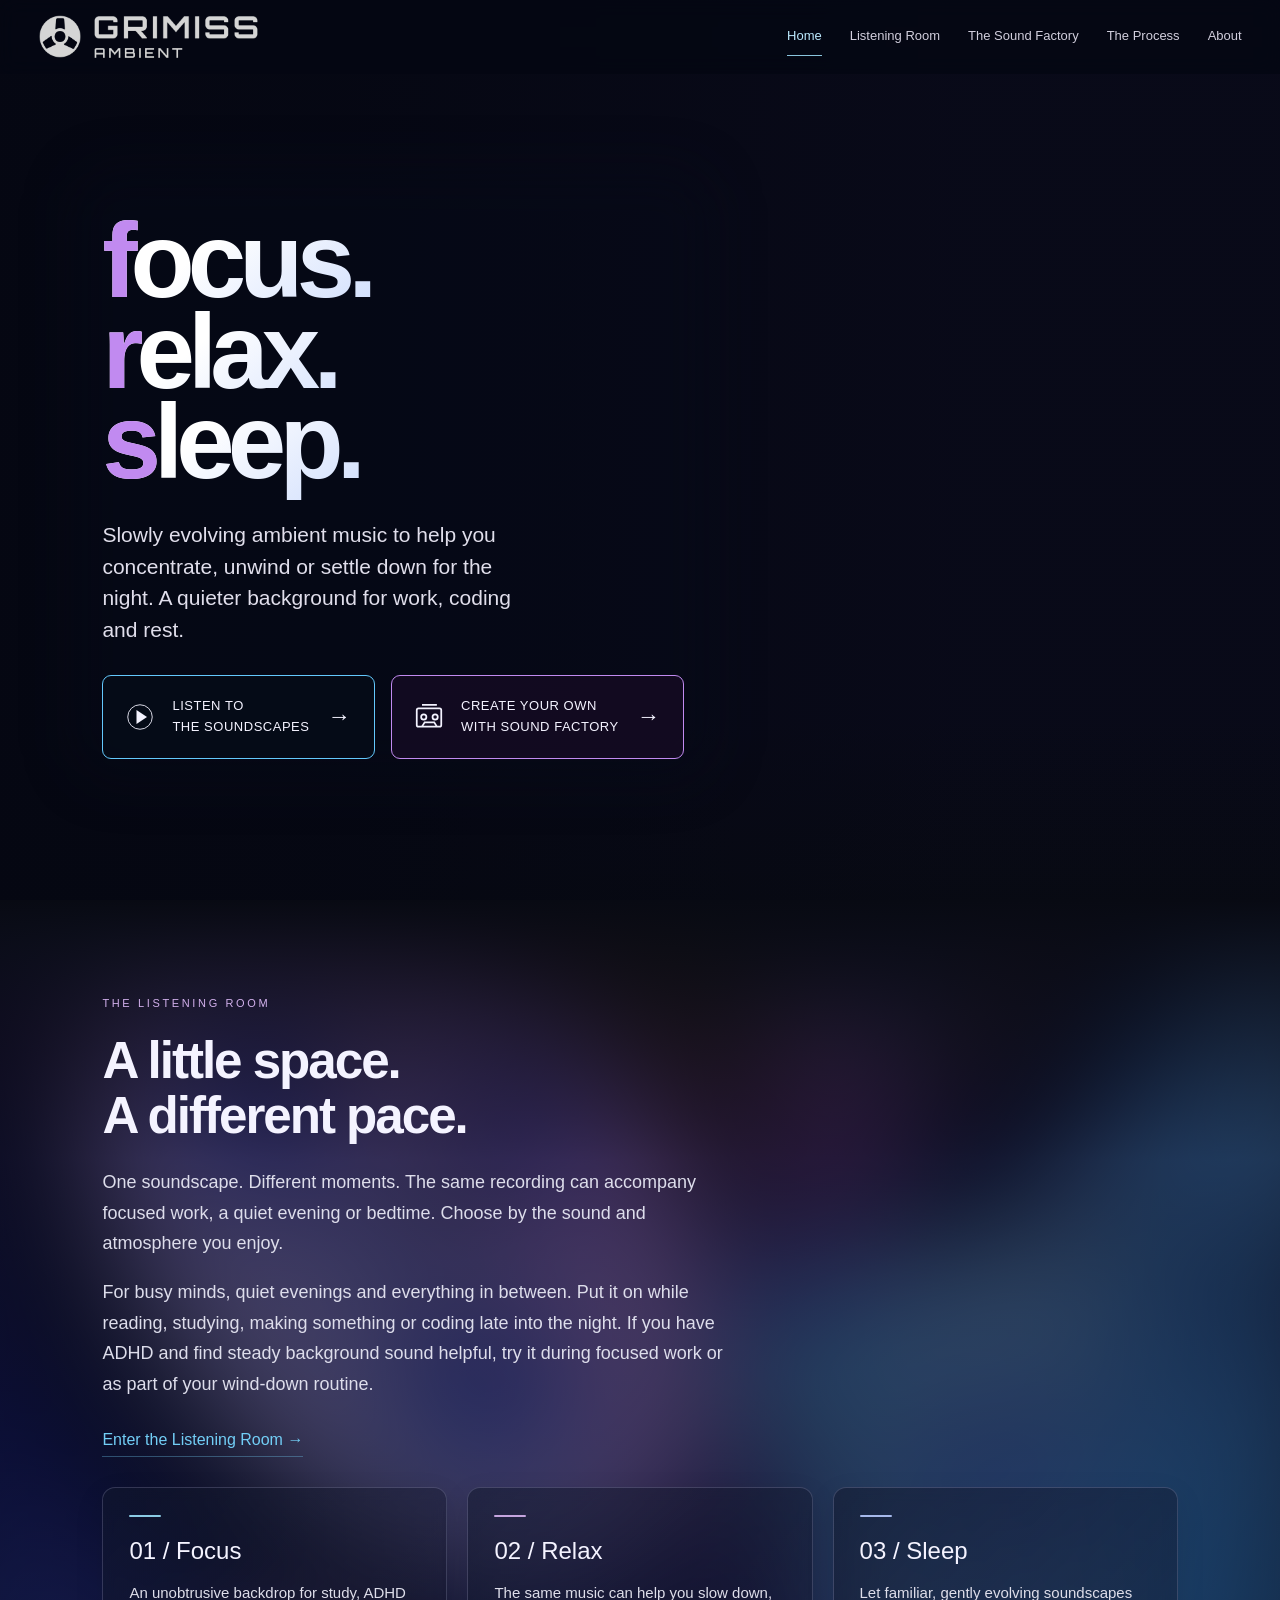
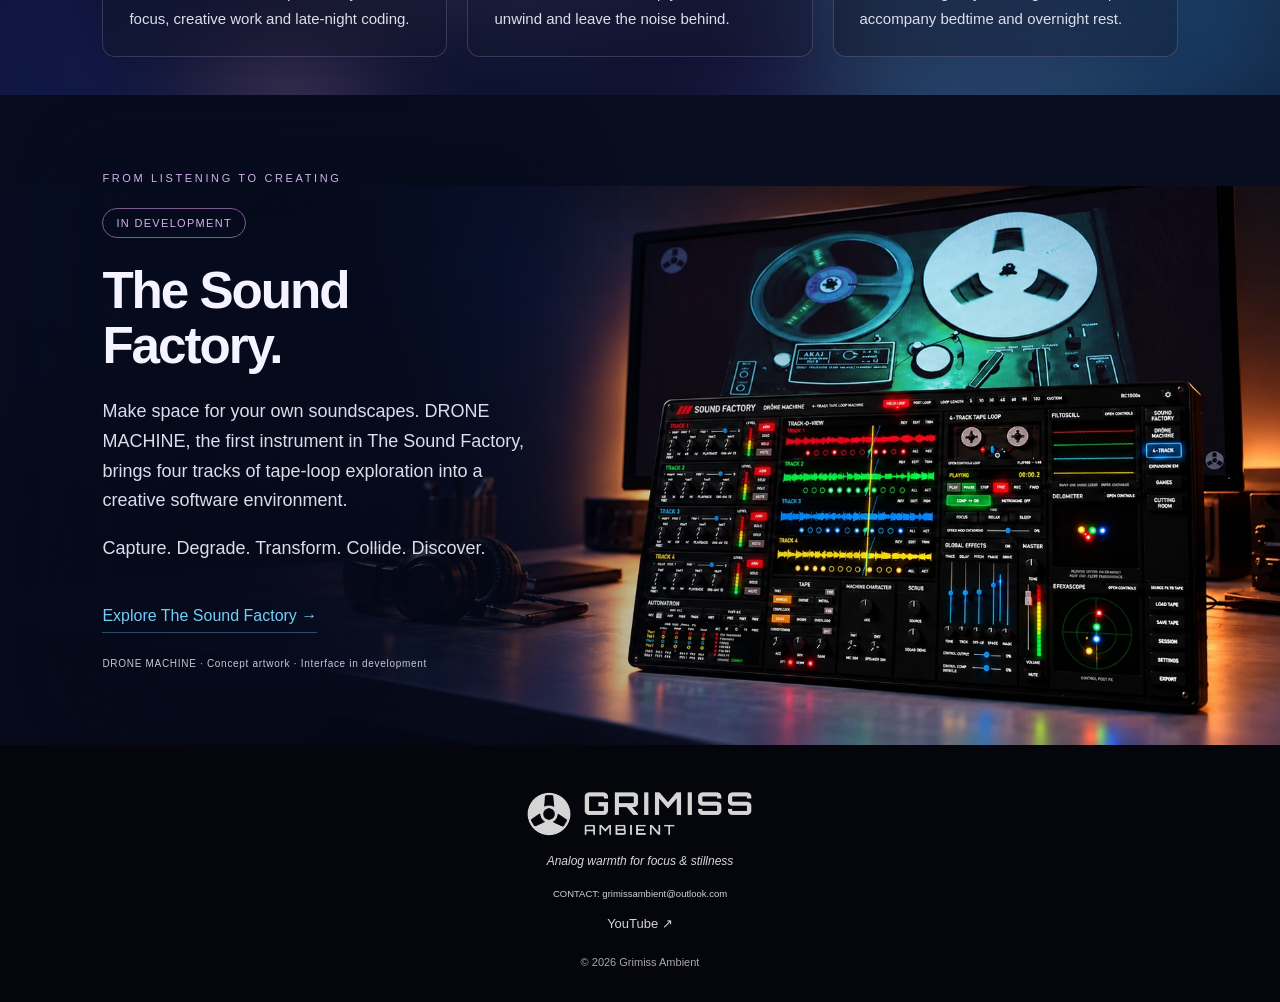
<file: index.html>
<!doctype html>
<html lang="en">
<head><meta charset="utf-8"><meta name="viewport" content="width=device-width,initial-scale=1"><meta name="theme-color" content="#080a18"><meta name="description" content="Grimiss Ambient: immersive soundscapes shaped by analogue tape for focus, relaxation and sleep. Discover The Sound Factory."><title>Grimiss Ambient — Focus • Relax • Sleep</title>
<!-- Homepage v2: landscape photograph and compact desktop hero -->
<link rel="canonical" href="https://grimiss.github.io/"><link rel="icon" type="image/webp" href="assets/shared-image-7.webp"><meta property="og:type" content="website"><meta property="og:site_name" content="Grimiss Ambient"><meta property="og:title" content="Grimiss Ambient — Focus • Relax • Sleep"><meta property="og:description" content="Grimiss Ambient: immersive soundscapes shaped by analogue tape for focus, relaxation and sleep. Discover The Sound Factory."><meta property="og:url" content="https://grimiss.github.io/"><meta property="og:image" content="https://grimiss.github.io/assets/shared-image-1.webp"><meta name="twitter:card" content="summary_large_image"><meta name="twitter:title" content="Grimiss Ambient — Focus • Relax • Sleep"><meta name="twitter:description" content="Grimiss Ambient: immersive soundscapes shaped by analogue tape for focus, relaxation and sleep. Discover The Sound Factory."><meta name="twitter:image" content="https://grimiss.github.io/assets/shared-image-1.webp"><link rel="stylesheet" href="assets/index.css?v=6"><link rel="stylesheet" href="assets/site-common.css?v=2"><script src="assets/site-common.js?v=1" defer></script><script type="application/ld+json">{"@context":"https://schema.org","@type":"WebSite","name":"Grimiss Ambient","url":"https://grimiss.github.io/","description":"Grimiss Ambient: immersive soundscapes shaped by analogue tape for focus, relaxation and sleep. Discover The Sound Factory.","inLanguage":"en"}</script></head>
<body class="home-page"><a class="skip" href="#main">Skip to content</a><header class="site-header"><a class="brand" href="index.html" aria-label="Grimiss Ambient home"><img decoding="async" class="brand-icon" src="assets/shared-image-7.webp" alt="" width="43" height="43"><img decoding="async" class="brand-text" src="assets/shared-image-8.webp" alt="Grimiss Ambient" width="166" height="46"></a><button class="site-menu" type="button" aria-expanded="false" aria-controls="navigation">MENU ☰</button><nav class="nav" id="navigation" aria-label="Main navigation"><a href="index.html" aria-current="page">Home</a><a href="listening-room.html">Listening Room</a><a href="sound-factory.html">The Sound Factory</a><a href="process.html">The Process</a><a href="about.html">About</a></nav></header>
<main id="main"><section class="hero" id="home" aria-labelledby="hero-title"><picture><source media="(min-width: 721px)" srcset="assets/shared-image-1.webp"><img decoding="async" class="studio" src="assets/home-portrait-clean.webp" alt="A reel-to-reel tape machine and guitar in the Grimiss Ambient studio, lit in purple and blue" width="1080" height="1920" fetchpriority="high"></picture><div class="shade"></div><div class="hero-content"><h1 id="hero-title"><span><b class="frs-initial">f</b>ocus.</span><span><b class="frs-initial">r</b>elax.</span><span><b class="frs-initial">s</b>leep.</span></h1><p class="intro">Slowly evolving ambient music to help you concentrate, unwind or settle down for the night. A quieter background for work, coding and rest.</p><div class="actions"><a class="button" href="#listening"><svg class="icon" viewBox="0 0 32 32" aria-hidden="true"><circle cx="16" cy="16" r="14" fill="none" stroke="currentColor"/><path d="M12 8L24 16 12 24Z" fill="currentColor"/></svg><span>Listen to<br>the soundscapes</span><span class="arrow" aria-hidden="true">→</span></a><a class="button purple" href="sound-factory.html"><svg class="icon" viewBox="0 0 32 32" fill="none" stroke="currentColor" stroke-width="2" aria-hidden="true"><rect x="2" y="6" width="28" height="21" rx="2"/><circle cx="10" cy="16" r="3"/><circle cx="23" cy="16" r="3"/><path d="M8 2h17M8 27l3-5h11l3 5"/></svg><span>Create your own<br>with Sound Factory</span><span class="arrow" aria-hidden="true">→</span></a></div></div></section>
<div class="ambient-sections"><div class="ambient-wash" aria-hidden="true"></div><section class="section" id="listening"><p class="eyebrow">The listening room</p><h2>A little space.<br>A different pace.</h2><p class="lead">One soundscape. Different moments. The same recording can accompany focused work, a quiet evening or bedtime. Choose by the sound and atmosphere you enjoy.</p><p class="lead">For busy minds, quiet evenings and everything in between. Put it on while reading, studying, making something or coding late into the night. If you have ADHD and find steady background sound helpful, try it during focused work or as part of your wind-down routine.</p><a class="text-link" href="listening-room.html">Enter the Listening Room →</a><div class="moods"><article class="mood"><h3>01 / Focus</h3><p>An unobtrusive backdrop for study, ADHD focus, creative work and late-night coding.</p></article><article class="mood"><h3>02 / Relax</h3><p>The same music can help you slow down, unwind and leave the noise behind.</p></article><article class="mood"><h3>03 / Sleep</h3><p>Let familiar, gently evolving soundscapes accompany bedtime and overnight rest.</p></article></div></section>
<section class="factory" id="sound-factory"><div class="section factory-inner"><div class="factory-copy"><p class="eyebrow">From listening to creating</p><span class="status">In development</span><h2>The Sound<br>Factory.</h2><p class="lead">Make space for your own soundscapes. DRONE MACHINE, the first instrument in The Sound Factory, brings four tracks of tape-loop exploration into a creative software environment.</p><p class="lead">Capture. Degrade. Transform. Collide. Discover.</p><a class="text-link" href="sound-factory.html">Explore The Sound Factory →</a><p class="factory-caption">DRONE MACHINE · Concept artwork · Interface in development</p></div></div></section>
</div></main><footer class="shared-footer"><a class="footer-brand" href="index.html" aria-label="Grimiss Ambient home"><img decoding="async" class="footer-reel" src="assets/shared-image-2.webp" alt="" width="44" height="44"><img decoding="async" class="footer-wordmark" src="assets/shared-image-3.webp" alt="Grimiss Ambient" width="170" height="46"></a><p class="footer-tagline">Analog warmth for focus &amp; stillness</p><p class="footer-contact">CONTACT: <a href="mailto:grimissambient@outlook.com">grimissambient@outlook.com</a></p><div class="footer-links"><a href="https://www.youtube.com/@grimiss-ambient" target="_blank" rel="noopener noreferrer">YouTube ↗</a></div><p class="copyright">© <span id="year">2026</span> Grimiss Ambient</p></footer>
<!-- FRS listener context v1 --></body></html>
</file>
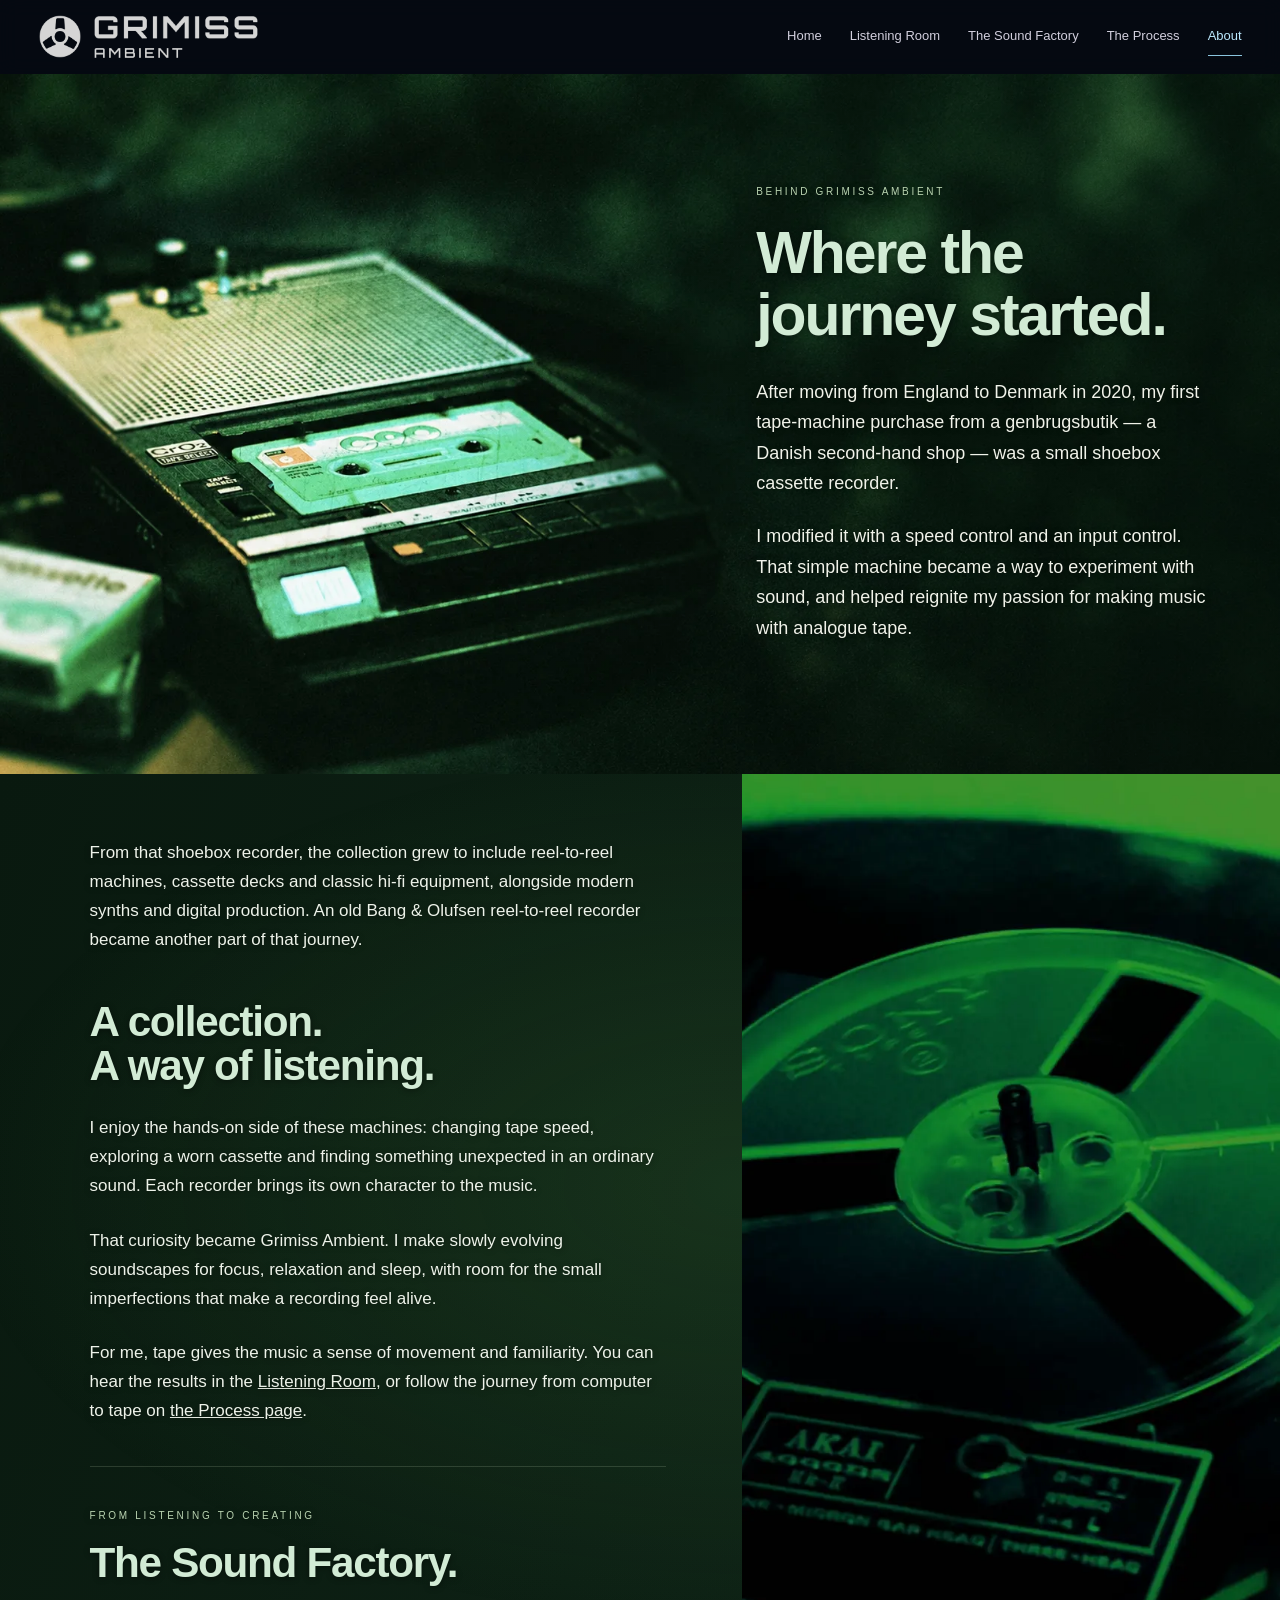
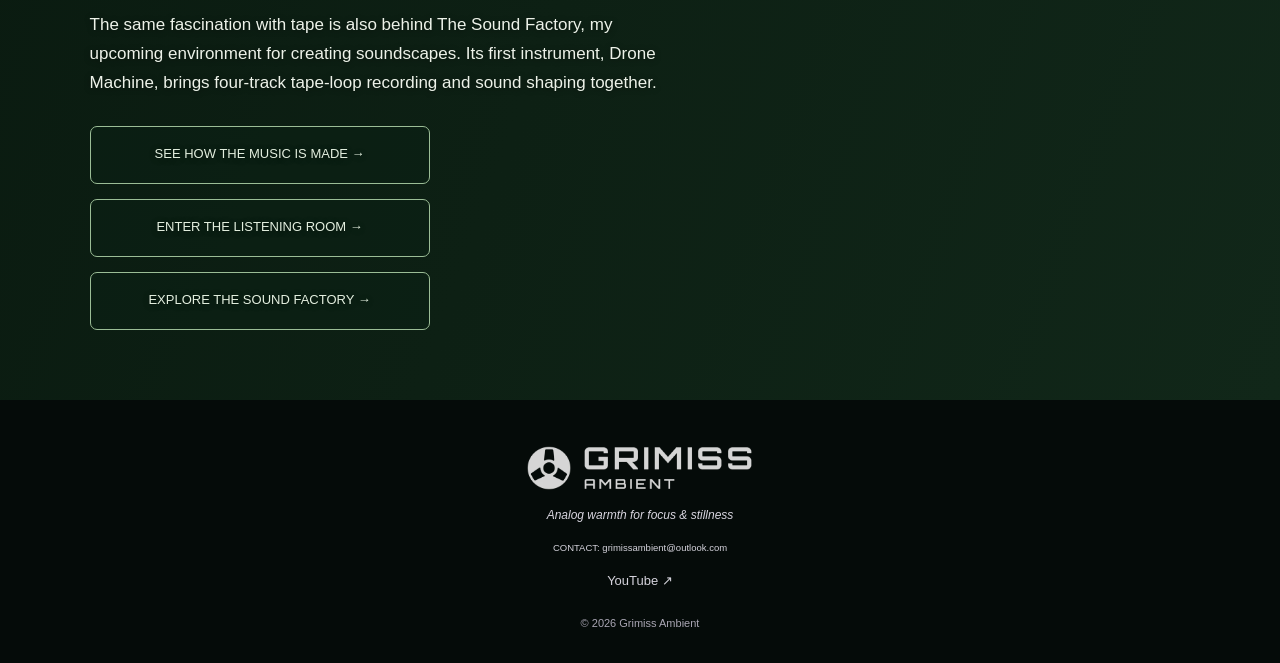
<file: about.html>
<!doctype html><html lang="en"><head><meta charset="utf-8"><meta name="viewport" content="width=device-width,initial-scale=1"><title>About Grimiss Ambient | The Story Behind the Tape</title><meta name="description" content="The story behind Grimiss Ambient: a second-hand shoebox cassette recorder, hands-on tape experiments and ambient music for Focus • Relax • Sleep."><meta name="theme-color" content="#0a0914"><link rel="canonical" href="https://grimiss.github.io/about.html"><link rel="icon" type="image/webp" href="assets/shared-image-7.webp"><meta property="og:type" content="website"><meta property="og:site_name" content="Grimiss Ambient"><meta property="og:title" content="About Grimiss Ambient | The Story Behind the Tape"><meta property="og:description" content="The story behind Grimiss Ambient: a second-hand shoebox cassette recorder, hands-on tape experiments and ambient music for Focus • Relax • Sleep."><meta property="og:url" content="https://grimiss.github.io/about.html"><meta property="og:image" content="https://grimiss.github.io/assets/about-shoebox-wide.webp"><meta name="twitter:card" content="summary_large_image"><meta name="twitter:title" content="About Grimiss Ambient | The Story Behind the Tape"><meta name="twitter:description" content="The story behind Grimiss Ambient: a second-hand shoebox cassette recorder, hands-on tape experiments and ambient music for Focus • Relax • Sleep."><meta name="twitter:image" content="https://grimiss.github.io/assets/about-shoebox-wide.webp"><link rel="stylesheet" href="assets/about.css?v=2"><link rel="stylesheet" href="assets/site-common.css?v=2"><script src="assets/site-common.js?v=1" defer></script></head><body><a class="skip" href="#main">Skip to content</a><header class="site-header"><a class="brand" href="index.html" aria-label="Grimiss Ambient home"><img decoding="async" class="brand-icon" src="assets/shared-image-7.webp" alt="" width="43" height="43"><img decoding="async" class="brand-text" src="assets/shared-image-8.webp" alt="Grimiss Ambient" width="166" height="46"></a><button class="site-menu" type="button" aria-expanded="false" aria-controls="navigation">MENU ☰</button><nav class="nav" id="navigation" aria-label="Main navigation"><a href="index.html">Home</a><a href="listening-room.html">Listening Room</a><a href="sound-factory.html">The Sound Factory</a><a href="process.html">The Process</a><a href="about.html" aria-current="page">About</a></nav></header><main id="main"><section class="about-origin" aria-labelledby="origin-title"><div class="origin-copy"><p class="eyebrow">Behind Grimiss Ambient</p><h1 id="origin-title">Where the<br>journey started.</h1><p>After moving from England to Denmark in 2020, my first tape-machine purchase from a genbrugsbutik — a Danish second-hand shop — was a small shoebox cassette recorder.</p><p>I modified it with a speed control and an input control. That simple machine became a way to experiment with sound, and helped reignite my passion for making music with analogue tape.</p></div></section><article class="story about-follow"><div class="about-reel-backdrop" aria-hidden="true"><div class="about-reel-sticky"><video poster="assets/reel-poster.webp" id="about-reel-video" autoplay muted loop playsinline preload="metadata" tabindex="-1"><source src="assets/reel-in-motion.mp4" type="video/mp4"></video></div></div><section class="reel-story" aria-label="The story continues"><div class="copy"><p>From that shoebox recorder, the collection grew to include reel-to-reel machines, cassette decks and classic hi-fi equipment, alongside modern synths and digital production. An old Bang &amp; Olufsen reel-to-reel recorder became another part of that journey.</p><h2>A collection.<br>A way of listening.</h2><p>I enjoy the hands-on side of these machines: changing tape speed, exploring a worn cassette and finding something unexpected in an ordinary sound. Each recorder brings its own character to the music.</p><p>That curiosity became Grimiss Ambient. I make slowly evolving soundscapes for focus, relaxation and sleep, with room for the small imperfections that make a recording feel alive.</p><p>For me, tape gives the music a sense of movement and familiarity. You can hear the results in the <a href="listening-room.html" style="text-decoration:underline">Listening Room</a>, or follow the journey from computer to tape on <a href="process.html" style="text-decoration:underline">the Process page</a>.</p></div></section><section class="connection"><p class="eyebrow">From listening to creating</p><h2>The Sound Factory.</h2><p>The same fascination with tape is also behind The Sound Factory, my upcoming environment for creating soundscapes. Its first instrument, Drone Machine, brings four-track tape-loop recording and sound shaping together.</p><div class="actions"><a class="button" href="process.html">SEE HOW THE MUSIC IS MADE →</a><a class="button" href="listening-room.html">ENTER THE LISTENING ROOM →</a><a class="button factory" href="sound-factory.html">EXPLORE THE SOUND FACTORY →</a></div></section></article></main><footer class="shared-footer"><a class="footer-brand" href="index.html" aria-label="Grimiss Ambient home"><img decoding="async" class="footer-reel" src="assets/shared-image-7.webp" alt="" width="44" height="44"><img decoding="async" class="footer-wordmark" src="assets/shared-image-8.webp" alt="Grimiss Ambient" width="170" height="46"></a><p class="footer-tagline">Analog warmth for focus &amp; stillness</p><p class="footer-contact">CONTACT: <a href="mailto:grimissambient@outlook.com">grimissambient@outlook.com</a></p><div class="footer-links"><a href="https://www.youtube.com/@grimiss-ambient" target="_blank" rel="noopener noreferrer">YouTube ↗</a></div><p class="copyright">© 2026 Grimiss Ambient</p></footer><!-- About page v5 --><!-- FRS listener context v1 --><script>const aboutFilm=document.getElementById('about-reel-video');if(matchMedia('(prefers-reduced-motion: reduce)').matches){aboutFilm.autoplay=false;aboutFilm.pause();}else{aboutFilm.play().catch(()=>{});}</script></body></html>
</file>
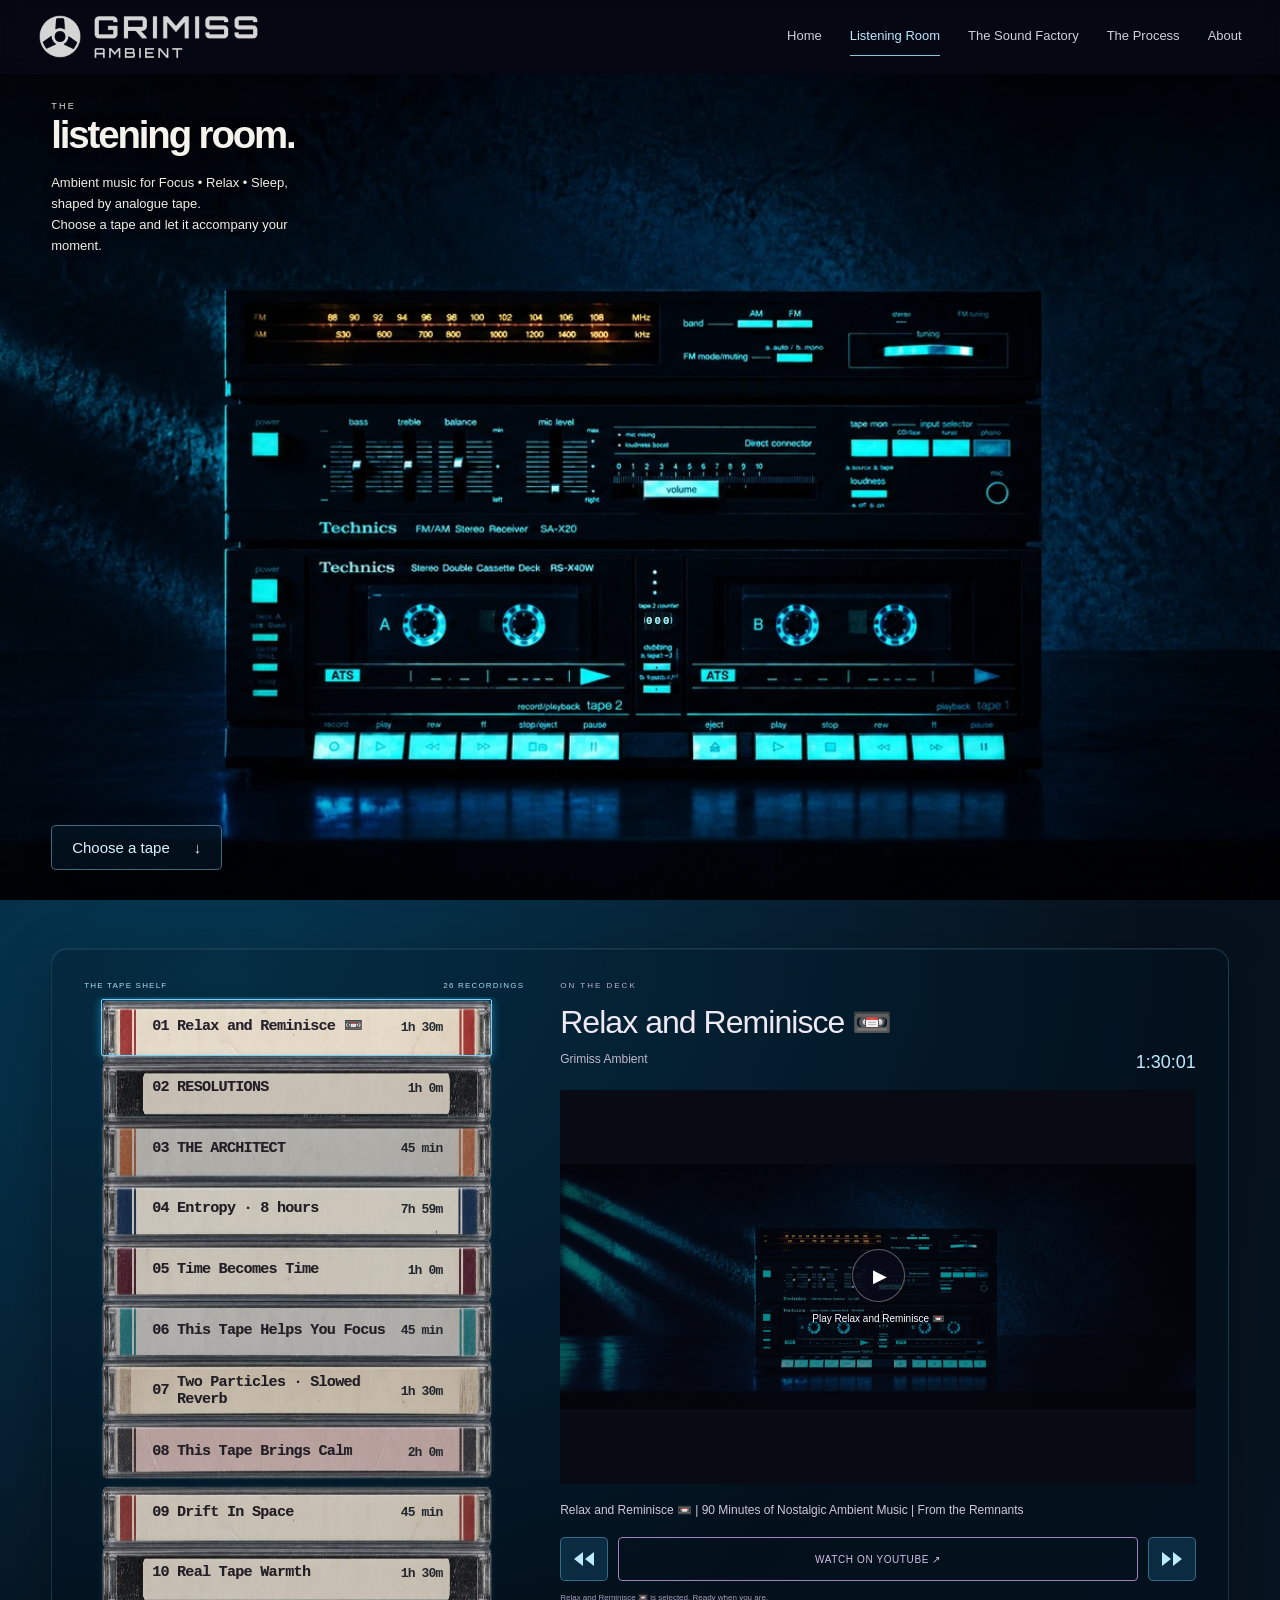
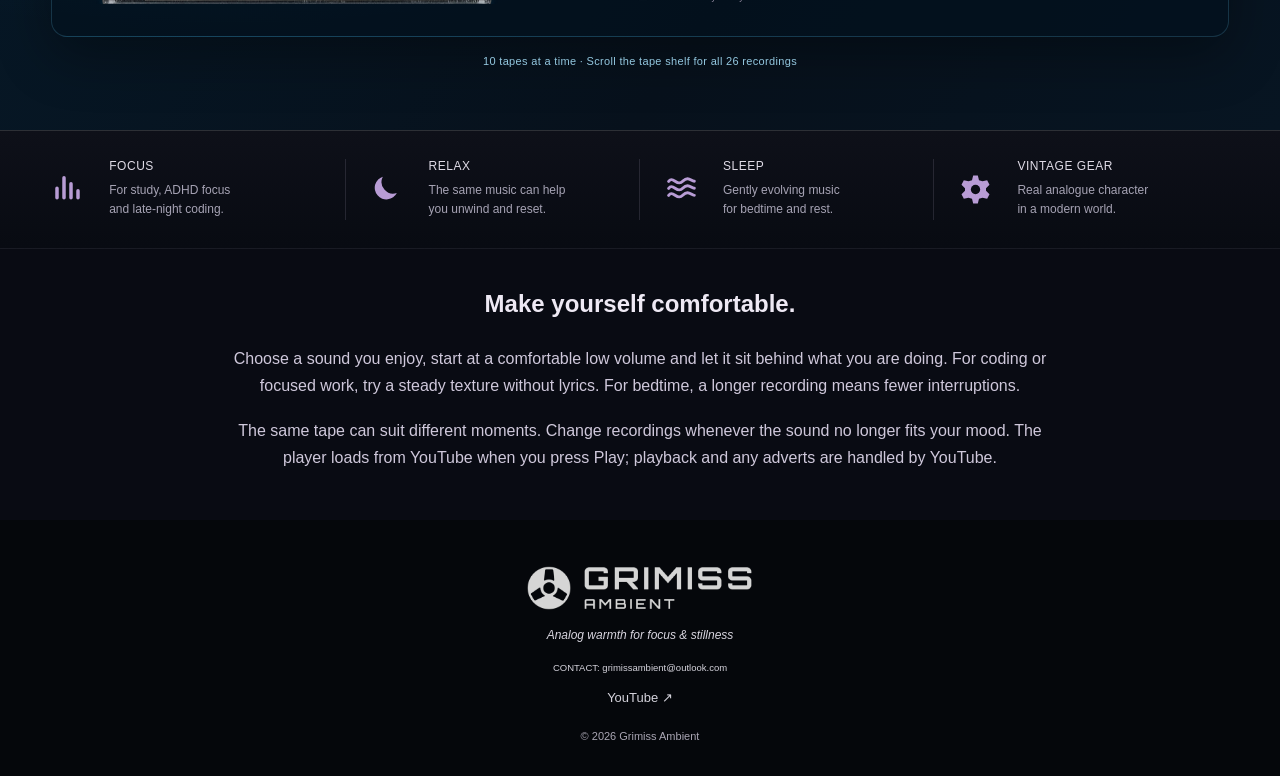
<file: listening-room.html>
<!doctype html><html lang="en"><head><meta charset="utf-8"><meta name="viewport" content="width=device-width,initial-scale=1"><meta name="theme-color" content="#0b0c13"><meta name="referrer" content="strict-origin-when-cross-origin"><meta name="description" content="Select a tape from the Grimiss Ambient Listening Room. Analogue soundscapes for focus, relaxation and sleep."><title>The Listening Room | Grimiss Ambient</title><!-- Shared landscape desk plane v9 -->
<link rel="canonical" href="https://grimiss.github.io/listening-room.html"><link rel="icon" type="image/webp" href="assets/shared-image-7.webp"><meta property="og:type" content="website"><meta property="og:site_name" content="Grimiss Ambient"><meta property="og:title" content="The Listening Room | Grimiss Ambient"><meta property="og:description" content="Select a tape from the Grimiss Ambient Listening Room. Analogue soundscapes for focus, relaxation and sleep."><meta property="og:url" content="https://grimiss.github.io/listening-room.html"><meta property="og:image" content="https://grimiss.github.io/assets/listening-wide.webp"><meta name="twitter:card" content="summary_large_image"><meta name="twitter:title" content="The Listening Room | Grimiss Ambient"><meta name="twitter:description" content="Select a tape from the Grimiss Ambient Listening Room. Analogue soundscapes for focus, relaxation and sleep."><meta name="twitter:image" content="https://grimiss.github.io/assets/listening-wide.webp"><link rel="stylesheet" href="assets/listening-room.css?v=7"><link rel="stylesheet" href="assets/site-common.css?v=2"><script src="assets/site-common.js?v=1" defer></script></head><body><a class="skip" href="#main">Skip to content</a><header class="site-header"><a class="brand" href="index.html" aria-label="Grimiss Ambient home"><img decoding="async" class="brand-icon" src="assets/shared-image-7.webp" alt="" width="43" height="43"><img decoding="async" class="brand-text" src="assets/shared-image-8.webp" alt="Grimiss Ambient" width="166" height="46"></a><button class="site-menu" type="button" aria-expanded="false" aria-controls="navigation">MENU ☰</button><nav class="nav" id="navigation" aria-label="Main navigation"><a href="index.html">Home</a><a href="listening-room.html" aria-current="page">Listening Room</a><a href="sound-factory.html">The Sound Factory</a><a href="process.html">The Process</a><a href="about.html">About</a></nav></header><main class="main" id="main"><section class="room-hero" aria-label="The listening room"><div class="room-intro"><div><p class="eyebrow">THE</p><h1>listening room.</h1><p class="intro">Ambient music for Focus • Relax • Sleep, shaped by analogue tape.<br>Choose a tape and let it accompany your moment.</p></div><a class="intro-link" href="https://www.youtube.com/playlist?list=PLp7jT3V1qWeZT2Y7GTpX1zgdYb8xOnY8E" target="_blank" rel="noopener">Browse the full YouTube playlist ↗</a></div><a class="choose-tape" href="#choose-a-tape">Choose a tape <span aria-hidden="true">↓</span></a></section><section class="listening-controls" id="choose-a-tape" aria-label="Choose and play a soundscape"><div class="controls-grid"><section class="shelf-panel" aria-label="Soundscape collection"><div class="shelf-title"><span>THE TAPE SHELF</span><span>26 RECORDINGS</span></div><div class="shelf" id="shelf"><button class="case" data-index="0" aria-pressed="true" title="Relax and Reminisce 📼 | 90 Minutes of Nostalgic Ambient Music | From the Remnants"><span class="case-index">01</span><span class="case-name">Relax and Reminisce 📼</span><span class="case-duration">1h 30m</span></button><button class="case" data-index="1" aria-pressed="false" title="RESOLUTIONS | Deep Sleep &amp; Relaxation Ambient Music • 1 Hour Analog Tape Soundscape"><span class="case-index">02</span><span class="case-name">RESOLUTIONS</span><span class="case-duration">1h 0m</span></button><button class="case" data-index="2" aria-pressed="false" title="🌀 THE ARCHITECT | 45 Minutes of Hypnotic Ambient Music for Deep Focus &amp; Flow State"><span class="case-index">03</span><span class="case-name">THE ARCHITECT</span><span class="case-duration">45 min</span></button><button class="case" data-index="3" aria-pressed="false" title="🌙 ENTROPY – 8 Hours of Analog Ambient Sleep Music | Fade to Black 💤 | Grimiss Ambient"><span class="case-index">04</span><span class="case-name">Entropy · 8 hours</span><span class="case-duration">7h 59m</span></button><button class="case" data-index="4" aria-pressed="false" title="Time Becomes Time | 1 Hour Analog Ambient Music for Focus, Relaxation &amp; Sleep | Real Tape C60"><span class="case-index">05</span><span class="case-name">Time Becomes Time</span><span class="case-duration">1h 0m</span></button><button class="case" data-index="5" aria-pressed="false" title="🌀 This Tape Helps You Focus | 45-Minute Analog Ambient Soundscape | The Portal | FRS Soundscape 012"><span class="case-index">06</span><span class="case-name">This Tape Helps You Focus</span><span class="case-duration">45 min</span></button><button class="case" data-index="6" aria-pressed="false" title="Slowed Reverb | Two Particles | Focus • Relax • Sleep | 90 Min Analog Ambient | FRS Slowed 003"><span class="case-index">07</span><span class="case-name">Two Particles · Slowed Reverb</span><span class="case-duration">1h 30m</span></button><button class="case" data-index="7" aria-pressed="false" title="🪷 This Tape Brings Calm | Focus • Relax • Sleep | 120 Mins Analog Ambient | FRS Soundscape 011"><span class="case-index">08</span><span class="case-name">This Tape Brings Calm</span><span class="case-duration">2h 0m</span></button><button class="case" data-index="8" aria-pressed="false" title="Drift In Space | 45 Min Analog Tape Loop Ambient | Inspired by Spacemen 3 | FRS Tape Loop 003"><span class="case-index">09</span><span class="case-name">Drift In Space</span><span class="case-duration">45 min</span></button><button class="case" data-index="9" aria-pressed="false" title="Relax with Real Tape Warmth | ADHD Focus, Study, Coding, Deep Work, Sleep | C90 | SRS Soundscape 010"><span class="case-index">10</span><span class="case-name">Real Tape Warmth</span><span class="case-duration">1h 30m</span></button><button class="case" data-index="10" aria-pressed="false" title="Ambient Tape Drift for Sleep, Calm &amp; Late-night Coding 🌌 | Spacious | C-45 | SRS Soundscape 009"><span class="case-index">11</span><span class="case-name">Spacious</span><span class="case-duration">45 min</span></button><button class="case" data-index="11" aria-pressed="false" title="🌌 Cosmic Tape Loop Ambience for Focus, Study &amp; Sleep | Nebulae | C120 | SRS Tape Loop 002"><span class="case-index">12</span><span class="case-name">Nebulae</span><span class="case-duration">2h 0m</span></button><button class="case" data-index="12" aria-pressed="false" title="📼 This Tape Helps Focus | Analog Half-Speed Ambience | SRS Slowed 002"><span class="case-index">13</span><span class="case-name">Half-Speed Ambience</span><span class="case-duration">46 min</span></button><button class="case" data-index="13" aria-pressed="false" title="⏳ This Tape Helps Focus and Calm | 1 Hour of Analog Ambience | Soft Void | SRS Soundscape 008"><span class="case-index">14</span><span class="case-name">Soft Void</span><span class="case-duration">59 min</span></button><button class="case" data-index="14" aria-pressed="false" title="🔁8 Hour Deep Sleep Tape Loop for Focus &amp; Calm | Black Screen After 5 Mins | Fortiden - SRS TL 001"><span class="case-index">15</span><span class="case-name">Fortiden · 8 hours</span><span class="case-duration">8h 0m</span></button><button class="case" data-index="15" aria-pressed="false" title="💤Sleep Well  | 8 Hour Analog Ambient Sleep  | SRS Soundscape 007B (Power Nap Extended Mix)"><span class="case-index">16</span><span class="case-name">Sleep Well · 8 hours</span><span class="case-duration">8h 0m</span></button><button class="case" data-index="16" aria-pressed="false" title="💤 Power Nap | Analog Ambient Sleep Soundscape for Relax, Study and Focus | SRS Soundscape 007"><span class="case-index">17</span><span class="case-name">Power Nap</span><span class="case-duration">30 min</span></button><button class="case" data-index="17" aria-pressed="false" title="📻 Warm Noise Field | Analog Soundscape for Focus, Sleep &amp; Tinnitus Relief (8 Hours) | SRS Noise 001"><span class="case-index">18</span><span class="case-name">Warm Noise Field</span><span class="case-duration">8h 0m</span></button><button class="case" data-index="18" aria-pressed="false" title="⏳ This Tape Slows Time | 1.5 Hours Deep Sleep Ambient Music | Entropy (Half-Speed) | SRS Slowed 001"><span class="case-index">19</span><span class="case-name">Entropy · Half-Speed</span><span class="case-duration">1h 30m</span></button><button class="case" data-index="19" aria-pressed="false" title="😴 This Tape Helps You Sleep | 2 Hours of Deep Sleep Ambient | SRS Soundscape 006"><span class="case-index">20</span><span class="case-name">This Tape Helps You Sleep</span><span class="case-duration">2h 0m</span></button><button class="case" data-index="20" aria-pressed="false" title="🍃 Entropy (Deep Relaxation Version) | 45 Minute Ambient for Sleep &amp; Focus | SRS Soundscape 005"><span class="case-index">21</span><span class="case-name">Entropy · Deep Relaxation</span><span class="case-duration">45 min</span></button><button class="case" data-index="21" aria-pressed="false" title="🕯️ Low Down | Vintage Synth Pads for Deep Focus | SRS Soundscape 004"><span class="case-index">22</span><span class="case-name">Low Down</span><span class="case-duration">45 min</span></button><button class="case" data-index="22" aria-pressed="false" title="🌀 Entropy | 45 Minute Deep Focus Ambient | SRS Soundscape 003"><span class="case-index">23</span><span class="case-name">Entropy · Deep Focus</span><span class="case-duration">44 min</span></button><button class="case" data-index="23" aria-pressed="false" title="🌿 Roligt (Calmly) | 45 min Deep Synth Drone &amp; Ambient | SRS Soundscape 002"><span class="case-index">24</span><span class="case-name">Roligt (Calmly)</span><span class="case-duration">45 min</span></button><button class="case" data-index="24" aria-pressed="false" title="💭 Recollections | 45 min Deep Sleep, Relaxation &amp; Study Music | SRS Soundscape 001"><span class="case-index">25</span><span class="case-name">Recollections</span><span class="case-duration">45 min</span></button><button class="case" data-index="25" aria-pressed="false" title="​📼 The Still (Full Album) | Deep Ambient Music &amp; Tape Loops | Analog Reel-to-Reel Experience 🎧"><span class="case-index">26</span><span class="case-name">The Still · Full Album</span><span class="case-duration">35 min</span></button></div><p class="shelf-note">Scroll the shelf to explore the collection.<br>Selecting a tape stops the previous recording.</p></section><section class="player" aria-labelledby="selected-title"><p class="eyebrow">ON THE DECK</p><h2 id="selected-title">Relax and Reminisce 📼</h2><div class="artist"><span>Grimiss Ambient</span><span id="duration">1:30:01</span></div><div class="video" id="video"></div><p class="selected-note" id="selected-note">Relax and Reminisce 📼 | 90 Minutes of Nostalgic Ambient Music | From the Remnants</p><div class="player-navigation" aria-label="Browse recordings and watch on YouTube"><button type="button" id="previous-track" aria-label="Previous recording" title="Previous recording"><svg viewBox="0 0 24 24" width="24" height="24" fill="currentColor" aria-hidden="true" focusable="false"><path d="M11 5v14L2 12zm11 0v14l-9-7z"/></svg></button><a class="youtube-link" id="watch" href="https://www.youtube.com/watch?v=4BpsPHGFU9U" target="_blank" rel="noopener">WATCH ON YOUTUBE ↗</a><button type="button" id="next-track" aria-label="Next recording" title="Next recording"><svg viewBox="0 0 24 24" width="24" height="24" fill="currentColor" aria-hidden="true" focusable="false"><path d="m2 5 9 7-9 7zm11 0 9 7-9 7z"/></svg></button></div><p class="privacy-note">The YouTube player loads only when you choose Play. Use its controls for playback, volume and full screen.</p><p class="feedback" id="feedback" role="status" aria-live="polite">Relax and Reminisce 📼 is selected. Ready when you are.</p></section></div><p class="shelf-scroll-hint">10 tapes at a time · Scroll the tape shelf for all 26 recordings</p></section><section class="moods" aria-label="Focus relax sleep and vintage gear"><article class="mood-item"><svg viewBox="0 0 28 30" fill="none" stroke="currentColor" aria-hidden="true"><path d="M5 22V14M11 22V5M17 22V10M23 22V16" stroke-linecap="round" stroke-width="3"/></svg><div><h2>FOCUS</h2><p>For study, ADHD focus<br>and late-night coding.</p></div></article><article class="mood-item"><svg viewBox="0 0 28 30" fill="none" stroke="currentColor" aria-hidden="true"><path d="M22 18A10 10 0 0 1 10 4a10 10 0 1 0 12 14Z" fill="currentColor" stroke="none"/></svg><div><h2>RELAX</h2><p>The same music can help<br>you unwind and reset.</p></div></article><article class="mood-item"><svg viewBox="0 0 28 30" fill="none" stroke="currentColor" aria-hidden="true"><path d="M3 8c4-5 7 5 12 0s7 0 10 0M3 14c4-5 7 5 12 0s7 0 10 0M3 20c4-5 7 5 12 0s7 0 10 0" stroke-width="2.5" stroke-linecap="round"/></svg><div><h2>SLEEP</h2><p>Gently evolving music<br>for bedtime and rest.</p></div></article><article class="mood-item"><svg viewBox="0 0 28 30" fill="none" stroke="currentColor" aria-hidden="true"><path d="m12 3 4 0 1 4 3 1 4-1 2 4-3 3 0 2 3 3-2 4-4-1-3 1-1 4h-4l-1-4-3-1-4 1-2-4 3-3v-2l-3-3 2-4 4 1 3-1Z" fill="currentColor" stroke="none"/><circle cx="14" cy="15" r="4" fill="#0b0d15" stroke="none"/></svg><div><h2>VINTAGE GEAR</h2><p>Real analogue character<br>in a modern world.</p></div></article></section><section class="listening-guide" style="max-width:1100px;margin:35px auto 0;padding:0 5%;text-align:center"><h2>Make yourself comfortable.</h2><p>Choose a sound you enjoy, start at a comfortable low volume and let it sit behind what you are doing. For coding or focused work, try a steady texture without lyrics. For bedtime, a longer recording means fewer interruptions.</p><p>The same tape can suit different moments. Change recordings whenever the sound no longer fits your mood. The player loads from YouTube when you press Play; playback and any adverts are handled by YouTube.</p></section></main><footer class="shared-footer"><a class="footer-brand" href="index.html" aria-label="Grimiss Ambient home"><img decoding="async" class="footer-reel" src="assets/shared-image-7.webp" alt="" width="44" height="44"><img decoding="async" class="footer-wordmark" src="assets/shared-image-8.webp" alt="Grimiss Ambient" width="170" height="46"></a><p class="footer-tagline">Analog warmth for focus &amp; stillness</p><p class="footer-contact">CONTACT: <a href="mailto:grimissambient@outlook.com">grimissambient@outlook.com</a></p><div class="footer-links"><a href="https://www.youtube.com/@grimiss-ambient" target="_blank" rel="noopener noreferrer">YouTube ↗</a></div><p class="copyright">© 2026 Grimiss Ambient</p></footer><script>

function setDeckPlaying(playing){document.querySelector('.room-hero')?.classList.toggle('deck-playing',playing);}
function updateDeckCounter(seconds,instant=false){
 const counter=document.querySelector('.deck-counter');if(!counter)return;
 const count=Math.max(0,seconds)/3;
 if(counter.children.length!==3){counter.replaceChildren();for(let i=0;i<3;i++){
  const digit=document.createElement('span');digit.className='deck-digit';
  const strip=document.createElement('span');strip.className='deck-digit-strip';strip.style.height='187px';
  for(let n=0;n<=10;n++){const row=document.createElement('span');row.textContent=String(n%10);strip.append(row);}
  digit.append(strip);counter.append(digit);
 }}
 const reduced=matchMedia('(prefers-reduced-motion: reduce)').matches;
 Array.from(counter.children).forEach((digit,i)=>{
  const unit=10**(2-i),whole=Math.floor(count/unit)%10;
  const carry=Math.max(0,(count%unit)-(unit-1));
  const offset=whole+(instant||reduced?0:carry);
  digit.firstElementChild.style.transform='translate3d(0,'+(-17*offset)+'px,0)';
 });
}

const tracks=[{"id": "4BpsPHGFU9U", "title": "Relax and Reminisce 📼 | 90 Minutes of Nostalgic Ambient Music | From the Remnants", "duration": "1:30:01", "name": "Relax and Reminisce 📼", "thumbnail": "https://i.ytimg.com/vi/4BpsPHGFU9U/hqdefault.jpg", "publishedAt": "2026-11-25T15:00:21Z"}, {"id": "S02bv1hR1XE", "title": "RESOLUTIONS | Deep Sleep & Relaxation Ambient Music • 1 Hour Analog Tape Soundscape", "duration": "1:00:01", "name": "RESOLUTIONS", "thumbnail": "https://i.ytimg.com/vi/S02bv1hR1XE/hqdefault.jpg", "publishedAt": "2026-11-11T15:00:29Z"}, {"id": "6Djy4uz9h2g", "title": "🌀 THE ARCHITECT | 45 Minutes of Hypnotic Ambient Music for Deep Focus & Flow State", "duration": "45:06", "name": "THE ARCHITECT", "thumbnail": "https://i.ytimg.com/vi/6Djy4uz9h2g/hqdefault.jpg", "publishedAt": "2026-10-28T15:00:24Z"}, {"id": "qyocnJaKqTU", "title": "🌙 ENTROPY – 8 Hours of Analog Ambient Sleep Music | Fade to Black 💤 | Grimiss Ambient", "duration": "7:59:58", "name": "Entropy · 8 hours", "note": "An eight-hour ambient soundscape. The video fades to black after one hour, leaving the music to accompany your rest."}, {"id": "sgEVWdFraMA", "title": "Time Becomes Time | 1 Hour Analog Ambient Music for Focus, Relaxation & Sleep | Real Tape C60", "duration": "1:00:01", "name": "Time Becomes Time"}, {"id": "XEKekwDCcC4", "title": "🌀 This Tape Helps You Focus | 45-Minute Analog Ambient Soundscape | The Portal | FRS Soundscape 012", "duration": "45:01", "name": "This Tape Helps You Focus", "thumbnail": "https://i.ytimg.com/vi/XEKekwDCcC4/hqdefault.jpg", "publishedAt": "2026-08-26T14:00:06Z"}, {"id": "hfqdm414DGg", "title": "Slowed Reverb | Two Particles | Focus • Relax • Sleep | 90 Min Analog Ambient | FRS Slowed 003", "duration": "1:30:01", "name": "Two Particles · Slowed Reverb"}, {"id": "55Q71dz2E_o", "title": "🪷 This Tape Brings Calm | Focus • Relax • Sleep | 120 Mins Analog Ambient | FRS Soundscape 011", "duration": "2:00:01", "name": "This Tape Brings Calm"}, {"id": "kZpEHMWTZtg", "title": "Drift In Space | 45 Min Analog Tape Loop Ambient | Inspired by Spacemen 3 | FRS Tape Loop 003", "duration": "45:01", "name": "Drift In Space"}, {"id": "4LOKOdSg8CI", "title": "Relax with Real Tape Warmth | ADHD Focus, Study, Coding, Deep Work, Sleep | C90 | SRS Soundscape 010", "duration": "1:30:06", "name": "Real Tape Warmth"}, {"id": "sM9b1egL33o", "title": "Ambient Tape Drift for Sleep, Calm & Late-night Coding 🌌 | Spacious | C-45 | SRS Soundscape 009", "duration": "45:03", "name": "Spacious"}, {"id": "uLMU3FVPR6M", "title": "🌌 Cosmic Tape Loop Ambience for Focus, Study & Sleep | Nebulae | C120 | SRS Tape Loop 002", "duration": "2:00:01", "name": "Nebulae"}, {"id": "QeRlnhUrQTE", "title": "📼 This Tape Helps Focus | Analog Half-Speed Ambience | SRS Slowed 002", "duration": "46:00", "name": "Half-Speed Ambience"}, {"id": "dY-xxsOjRsc", "title": "⏳ This Tape Helps Focus and Calm | 1 Hour of Analog Ambience | Soft Void | SRS Soundscape 008", "duration": "59:59", "name": "Soft Void"}, {"id": "Tzd6w3Cw6QU", "title": "🔁8 Hour Deep Sleep Tape Loop for Focus & Calm | Black Screen After 5 Mins | Fortiden - SRS TL 001", "duration": "8:00:30", "name": "Fortiden · 8 hours"}, {"id": "9ssNVn6WPzA", "title": "💤Sleep Well  | 8 Hour Analog Ambient Sleep  | SRS Soundscape 007B (Power Nap Extended Mix)", "duration": "8:00:01", "name": "Sleep Well · 8 hours"}, {"id": "kDBd5G457NI", "title": "💤 Power Nap | Analog Ambient Sleep Soundscape for Relax, Study and Focus | SRS Soundscape 007", "duration": "30:24", "name": "Power Nap"}, {"id": "x1V35DF7e_4", "title": "📻 Warm Noise Field | Analog Soundscape for Focus, Sleep & Tinnitus Relief (8 Hours) | SRS Noise 001", "duration": "8:00:01", "name": "Warm Noise Field", "thumbnail": "https://i.ytimg.com/vi/x1V35DF7e_4/hqdefault.jpg", "publishedAt": "2026-04-08T14:01:37Z"}, {"id": "VnmM5bI7PQg", "title": "⏳ This Tape Slows Time | 1.5 Hours Deep Sleep Ambient Music | Entropy (Half-Speed) | SRS Slowed 001", "duration": "1:30:01", "name": "Entropy · Half-Speed"}, {"id": "RUk6eueHRKI", "title": "😴 This Tape Helps You Sleep | 2 Hours of Deep Sleep Ambient | SRS Soundscape 006", "duration": "2:00:01", "name": "This Tape Helps You Sleep"}, {"id": "ycGun3ISlbI", "title": "🍃 Entropy (Deep Relaxation Version) | 45 Minute Ambient for Sleep & Focus | SRS Soundscape 005", "duration": "45:01", "name": "Entropy · Deep Relaxation"}, {"id": "Ae7M_kCT6Bg", "title": "🕯️ Low Down | Vintage Synth Pads for Deep Focus | SRS Soundscape 004", "duration": "45:01", "name": "Low Down"}, {"id": "FHEW7ZMKr5c", "title": "🌀 Entropy | 45 Minute Deep Focus Ambient | SRS Soundscape 003", "duration": "44:53", "name": "Entropy · Deep Focus"}, {"id": "p83kaDVfFDU", "title": "🌿 Roligt (Calmly) | 45 min Deep Synth Drone & Ambient | SRS Soundscape 002", "duration": "45:01", "name": "Roligt (Calmly)"}, {"id": "-TgUn1Ca17g", "title": "💭 Recollections | 45 min Deep Sleep, Relaxation & Study Music | SRS Soundscape 001", "duration": "45:01", "name": "Recollections"}, {"id": "QNFBuvF28jY", "title": "​📼 The Still (Full Album) | Deep Ambient Music & Tape Loops | Analog Reel-to-Reel Experience 🎧", "duration": "35:44", "name": "The Still · Full Album"}];
const shelf=document.getElementById('shelf'),video=document.getElementById('video'),status=document.getElementById('feedback');let selected=0;
function showPreview(){video.replaceChildren();const button=document.createElement('button');button.className='load-video';button.setAttribute('aria-label','Play '+tracks[selected].name);const thumbnail=document.createElement('img');thumbnail.alt='';thumbnail.src=tracks[selected].thumbnail||'https://i.ytimg.com/vi/'+tracks[selected].id+'/hqdefault.jpg';thumbnail.loading='lazy';thumbnail.addEventListener('error',()=>{thumbnail.onerror=null;if(!thumbnail.src.endsWith('/assets/listening-wide.webp'))thumbnail.src='assets/listening-wide.webp';},{once:true});const icon=document.createElement('span');icon.className='play-icon';icon.textContent='▶';icon.setAttribute('aria-hidden','true');const caption=document.createElement('span');caption.className='load-caption';caption.textContent='Play '+tracks[selected].name;button.append(thumbnail,icon,caption);button.addEventListener('click',loadVideo);video.append(button)}
function selectTrack(i){selected=i;setDeckPlaying(false);updateDeckCounter(0,true);const track=tracks[i];document.getElementById('selected-title').textContent=track.name;document.getElementById('duration').textContent=track.duration;document.getElementById('selected-note').textContent=track.note||track.title;document.getElementById('watch').href='https://www.youtube.com/watch?v='+track.id;shelf.querySelectorAll('button').forEach((b,j)=>b.setAttribute('aria-pressed',String(i===j)));status.textContent=track.name+' selected. Press Play when you’re ready.';showPreview()}
function loadVideo(){const frame=document.createElement('iframe');frame.title=tracks[selected].name+' — YouTube video player';frame.src='https://www.youtube-nocookie.com/embed/'+tracks[selected].id+'?autoplay=1&playsinline=1&rel=0&enablejsapi=1&origin='+encodeURIComponent(location.origin);frame.allow='accelerometer; autoplay; clipboard-write; encrypted-media; gyroscope; picture-in-picture; fullscreen';frame.allowFullscreen=true;frame.referrerPolicy='strict-origin-when-cross-origin';video.replaceChildren(frame);connectDeckCounter(frame);status.textContent='Player loaded. If playback does not start, press Play inside the video. If unavailable, use Watch on YouTube.'}

function navigateTrack(direction){
 const wasPlaying=Boolean(video.querySelector('iframe'));
 selectTrack((selected+direction+tracks.length)%tracks.length);
 if(wasPlaying)loadVideo();
 const chosen=shelf.querySelector('button[data-index="'+selected+'"]');
 if(chosen){const top=chosen.offsetTop-shelf.offsetTop;if(top<shelf.scrollTop)shelf.scrollTop=top;else if(top+chosen.offsetHeight>shelf.scrollTop+shelf.clientHeight)shelf.scrollTop=top+chosen.offsetHeight-shelf.clientHeight;}
}
document.getElementById('previous-track').addEventListener('click',()=>navigateTrack(-1));
document.getElementById('next-track').addEventListener('click',()=>navigateTrack(1));

shelf.addEventListener('click',e=>{const b=e.target.closest('button[data-index]');if(b)selectTrack(Number(b.dataset.index))});showPreview();
</script><!-- FRS listener context v1 --><script>
(function(){
 const grid=document.querySelector('.controls-grid'),shelf=document.getElementById('shelf'),panel=grid.querySelector('.shelf-panel');
 function sizeStation(){
  const rows=Array.from(shelf.querySelectorAll('.case')).slice(0,10);
  if(!rows.length)return;
  const height=rows.reduce((sum,row)=>sum+row.getBoundingClientRect().height,0);
  grid.style.setProperty('--ten-tapes-height',height+'px');
  grid.style.setProperty('--station-height',(height+shelf.getBoundingClientRect().top-panel.getBoundingClientRect().top)+'px');
 }
 const observer=new ResizeObserver(sizeStation);observer.observe(shelf);window.addEventListener('load',sizeStation);sizeStation();
})();
</script><script>
(function(){
 const hero=document.querySelector('.room-hero'),photo=new Image();
 const counter=document.createElement('span');counter.className='deck-counter';counter.textContent='000';counter.setAttribute('aria-hidden','true');hero.append(counter);
 Object.assign(counter.style,{position:'absolute',zIndex:'2',pointerEvents:'none',width:'24px',height:'17px',background:'#071319',color:'#9be8ee',font:'10px/17px "Courier New",monospace',textAlign:'center',letterSpacing:'1px',transformOrigin:'top left'});
 const hubs=[[806/2020,519/778],[900/2020,519/778]].map((point,i)=>{
  const hub=document.createElement('span');hub.className='cassette-hub cassette-hub-'+i;hub.setAttribute('aria-hidden','true');hero.append(hub);return {hub,point};
 });
 function alignHubs(){
  if(!photo.naturalWidth)return;
  const w=hero.clientWidth,h=hero.clientHeight,style=getComputedStyle(hero);
  const scale=style.backgroundSize==='cover'?Math.max(w/photo.naturalWidth,h/photo.naturalHeight):h*.58/photo.naturalHeight;
  const iw=photo.naturalWidth*scale,ih=photo.naturalHeight*scale,left=(w-iw)/2,top=style.backgroundPosition.includes('100%')?h-ih:(h-ih)/2;
  const diameter=38/2020*photo.naturalWidth*scale;
 Object.assign(counter.style,{left:(left+1015/2020*iw)+'px',top:(top+507/778*ih)+'px',transform:'scale('+(iw/2020)+')'});
  hubs.forEach(({hub,point})=>{
   const x=point[0]*iw,y=point[1]*ih;
   Object.assign(hub.style,{left:(left+x-diameter/2)+'px',top:(top+y-diameter/2)+'px',width:diameter+'px',height:diameter+'px',backgroundSize:iw+'px '+ih+'px',backgroundPosition:(diameter/2-x)+'px '+(diameter/2-y)+'px'});
  });
 }
 photo.onload=alignHubs;photo.src='assets/listening-wide.webp';
 new ResizeObserver(alignHubs).observe(hero);updateDeckCounter(0,true);
})();
</script><script>
let deckApiPromise;
function connectDeckCounter(frame){
 if(!deckApiPromise)deckApiPromise=new Promise(resolve=>{
  if(window.YT?.Player){resolve();return;}
  const prior=window.onYouTubeIframeAPIReady;
  window.onYouTubeIframeAPIReady=()=>{if(prior)prior();resolve();};
  const script=document.createElement('script');script.src='https://www.youtube.com/iframe_api';document.head.append(script);
 });
 deckApiPromise.then(()=>{
  if(!frame.isConnected)return;
  new YT.Player(frame,{events:{onStateChange:event=>{if(frame.isConnected)setDeckPlaying(event.data===1);},onError:()=>setDeckPlaying(false),onReady:event=>{
   const timer=setInterval(()=>{
    if(!frame.isConnected){clearInterval(timer);return;}
    setDeckPlaying(event.target.getPlayerState()===1);
    const seconds=event.target.getCurrentTime();
    if(Number.isFinite(seconds))updateDeckCounter(seconds);
   },40);
  }}});
 });
}
</script></body></html>
</file>
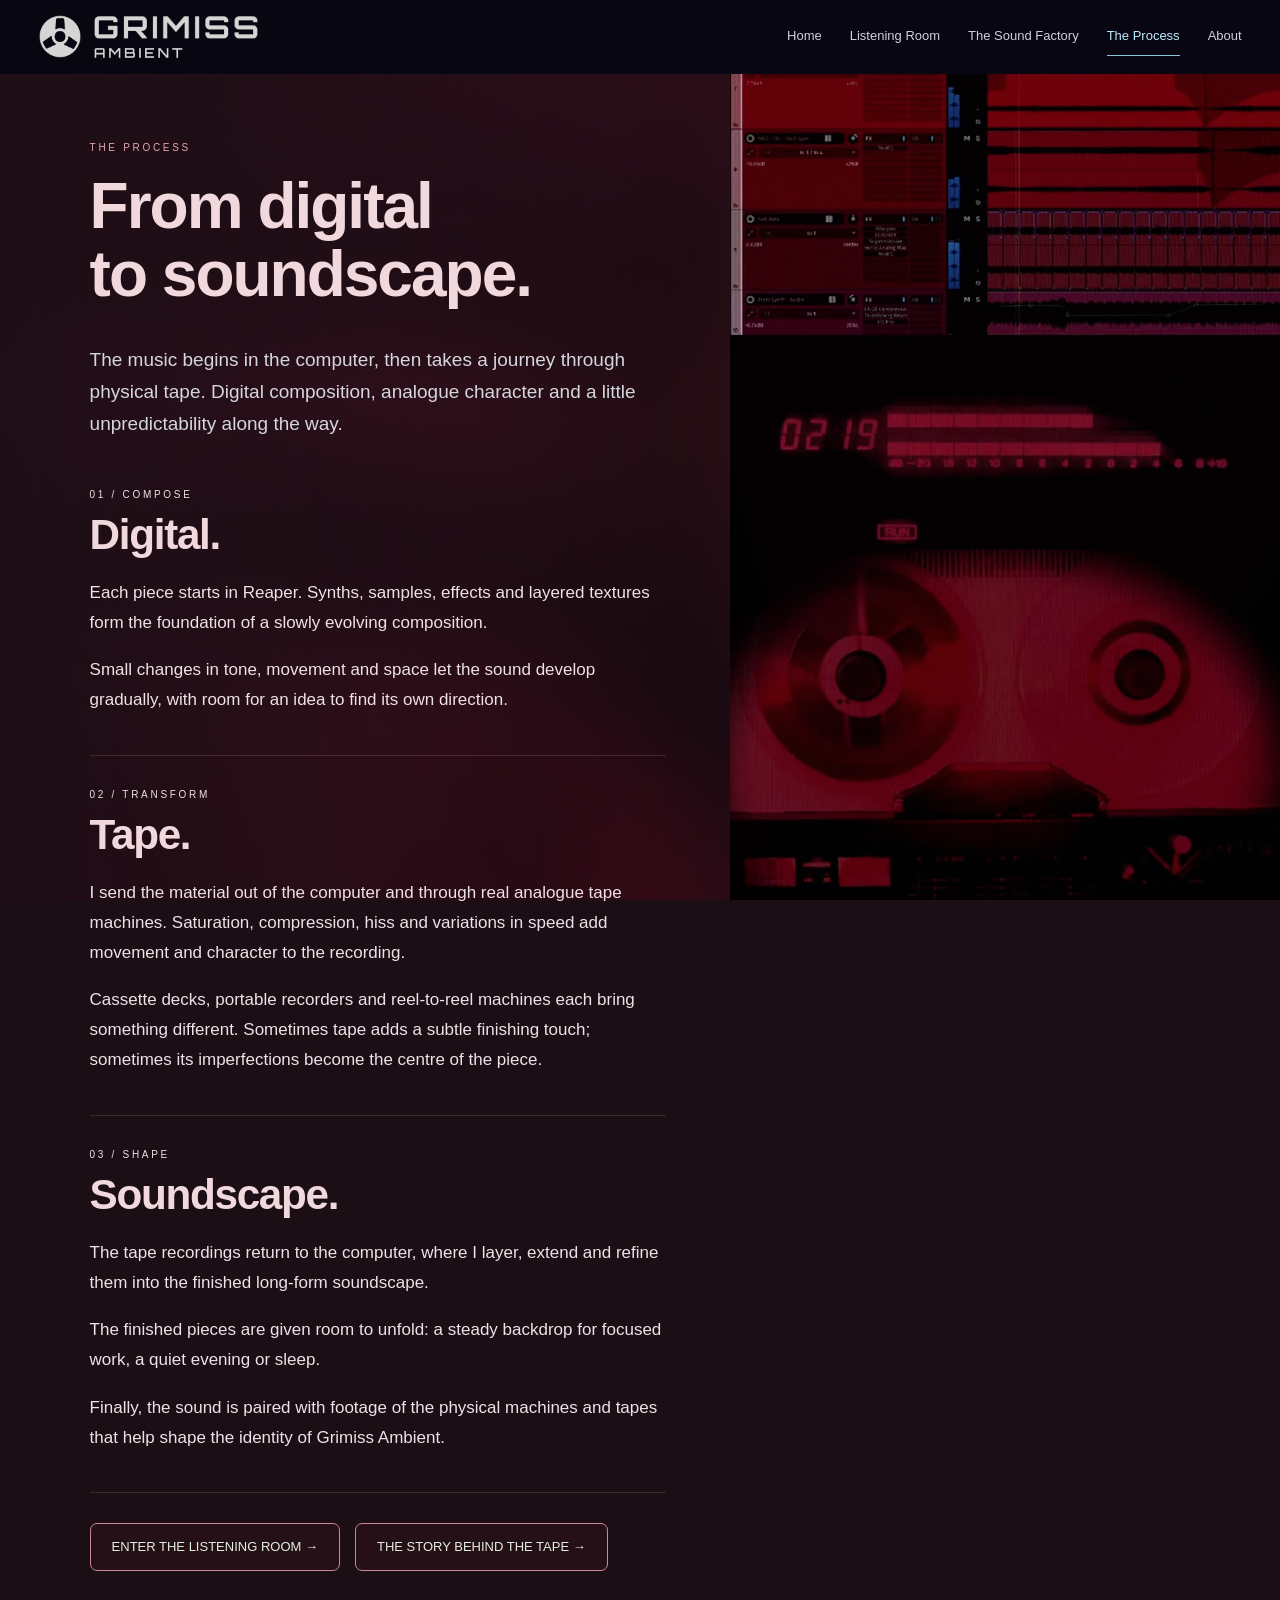
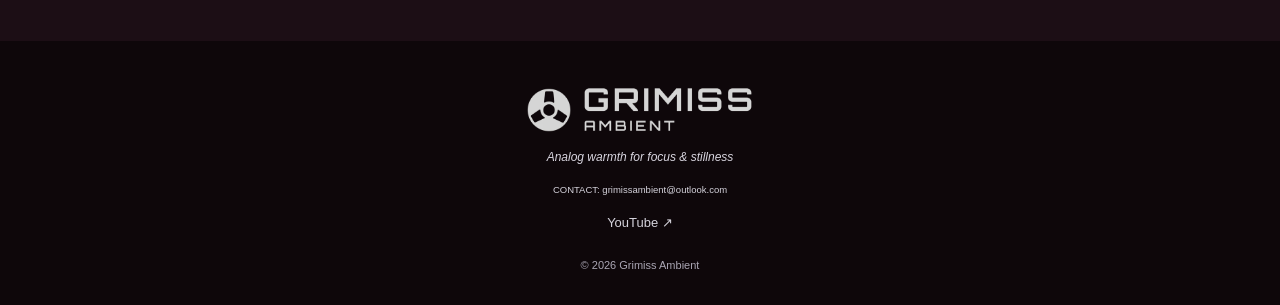
<file: process.html>
<!doctype html><html lang="en"><head><meta charset="utf-8"><meta name="viewport" content="width=device-width,initial-scale=1"><title>The Process | From Digital to Soundscape | Grimiss Ambient</title><meta name="description" content="How Grimiss Ambient soundscapes are made: digital composition in Reaper, real analogue tape and long-form music for Focus • Relax • Sleep."><meta name="theme-color" content="#0a0914"><link rel="canonical" href="https://grimiss.github.io/process.html"><link rel="icon" type="image/webp" href="assets/shared-image-7.webp"><meta property="og:type" content="website"><meta property="og:site_name" content="Grimiss Ambient"><meta property="og:title" content="The Process | From Digital to Soundscape | Grimiss Ambient"><meta property="og:description" content="How Grimiss Ambient soundscapes are made: digital composition in Reaper, real analogue tape and long-form music for Focus • Relax • Sleep."><meta property="og:url" content="https://grimiss.github.io/process.html"><meta property="og:image" content="https://grimiss.github.io/assets/listening-wide.webp"><meta name="twitter:card" content="summary_large_image"><meta name="twitter:title" content="The Process | From Digital to Soundscape | Grimiss Ambient"><meta name="twitter:description" content="How Grimiss Ambient soundscapes are made: digital composition in Reaper, real analogue tape and long-form music for Focus • Relax • Sleep."><meta name="twitter:image" content="https://grimiss.github.io/assets/listening-wide.webp"><link rel="stylesheet" href="assets/process.css?v=2"><link rel="stylesheet" href="assets/site-common.css?v=2"><script src="assets/site-common.js?v=1" defer></script></head><body><a class="skip" href="#main">Skip to content</a><header class="site-header"><a class="brand" href="index.html" aria-label="Grimiss Ambient home"><img decoding="async" class="brand-icon" src="assets/shared-image-7.webp" alt="" width="43" height="43"><img decoding="async" class="brand-text" src="assets/shared-image-8.webp" alt="Grimiss Ambient" width="166" height="46"></a><button class="site-menu" type="button" aria-expanded="false" aria-controls="navigation">MENU ☰</button><nav class="nav" id="navigation" aria-label="Main navigation"><a href="index.html">Home</a><a href="listening-room.html">Listening Room</a><a href="sound-factory.html">The Sound Factory</a><a href="process.html" aria-current="page">The Process</a><a href="about.html">About</a></nav></header><main id="main" class="process-immersive"><div class="process-backdrop" aria-hidden="true"><div class="process-backdrop-inner"><video poster="assets/process-poster.webp" class="process-colour-bleed" autoplay muted loop playsinline preload="metadata" tabindex="-1" aria-hidden="true"><source src="assets/digital-to-soundscape.mp4" type="video/mp4"></video><video poster="assets/process-poster.webp" id="process-background-video" autoplay muted loop playsinline preload="auto" tabindex="-1"><source src="assets/digital-to-soundscape.mp4" type="video/mp4"></video><div class="process-video-fade"></div></div></div><article class="story"><p class="eyebrow">The process</p><h1>From digital<br>to soundscape.</h1><p class="process-opening">The music begins in the computer, then takes a journey through physical tape. Digital composition, analogue character and a little unpredictability along the way.</p><div class="process-layout"><div><section class="process-step"><p class="eyebrow">01 / Compose</p><h2>Digital.</h2><p>Each piece starts in Reaper. Synths, samples, effects and layered textures form the foundation of a slowly evolving composition.</p><p>Small changes in tone, movement and space let the sound develop gradually, with room for an idea to find its own direction.</p></section><section class="process-step"><p class="eyebrow">02 / Transform</p><h2>Tape.</h2><p>I send the material out of the computer and through real analogue tape machines. Saturation, compression, hiss and variations in speed add movement and character to the recording.</p><p>Cassette decks, portable recorders and reel-to-reel machines each bring something different. Sometimes tape adds a subtle finishing touch; sometimes its imperfections become the centre of the piece.</p></section><section class="process-step"><p class="eyebrow">03 / Shape</p><h2>Soundscape.</h2><p>The tape recordings return to the computer, where I layer, extend and refine them into the finished long-form soundscape.</p><p>The finished pieces are given room to unfold: a steady backdrop for focused work, a quiet evening or sleep.</p><p>Finally, the sound is paired with footage of the physical machines and tapes that help shape the identity of Grimiss Ambient.</p></section><div class="process-actions"><a class="button" href="listening-room.html">ENTER THE LISTENING ROOM →</a><a class="button" href="about.html">THE STORY BEHIND THE TAPE →</a></div></div></div></article></main><footer class="shared-footer"><a class="footer-brand" href="index.html" aria-label="Grimiss Ambient home"><img decoding="async" class="footer-reel" src="assets/shared-image-7.webp" alt="" width="44" height="44"><img decoding="async" class="footer-wordmark" src="assets/shared-image-8.webp" alt="Grimiss Ambient" width="170" height="46"></a><p class="footer-tagline">Analog warmth for focus &amp; stillness</p><p class="footer-contact">CONTACT: <a href="mailto:grimissambient@outlook.com">grimissambient@outlook.com</a></p><div class="footer-links"><a href="https://www.youtube.com/@grimiss-ambient" target="_blank" rel="noopener noreferrer">YouTube ↗</a></div><p class="copyright">© 2026 Grimiss Ambient</p></footer><script>const backgroundFilms=document.querySelectorAll('.process-backdrop video');if(matchMedia('(prefers-reduced-motion: reduce)').matches){backgroundFilms.forEach(video=>{video.autoplay=false;video.pause();});}else{backgroundFilms.forEach(video=>video.play().catch(()=>{}));}</script></body></html>
</file>
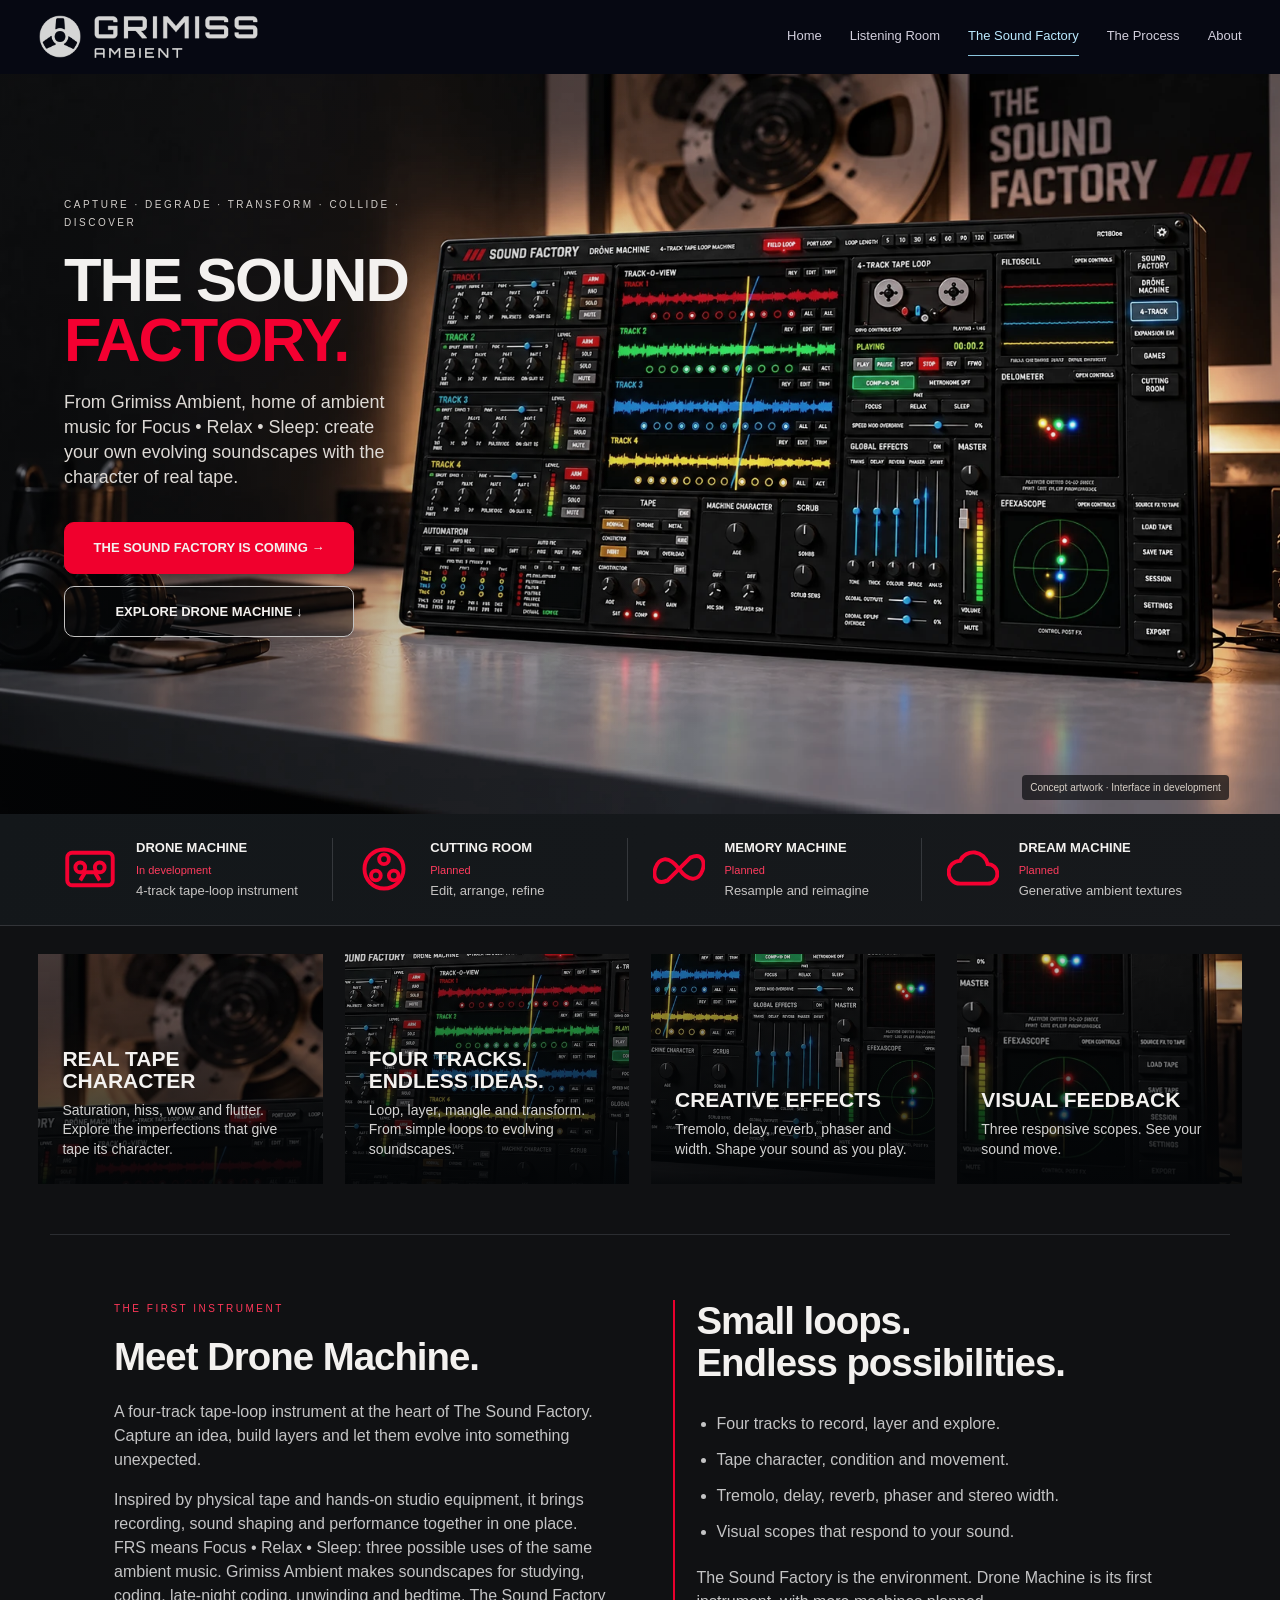
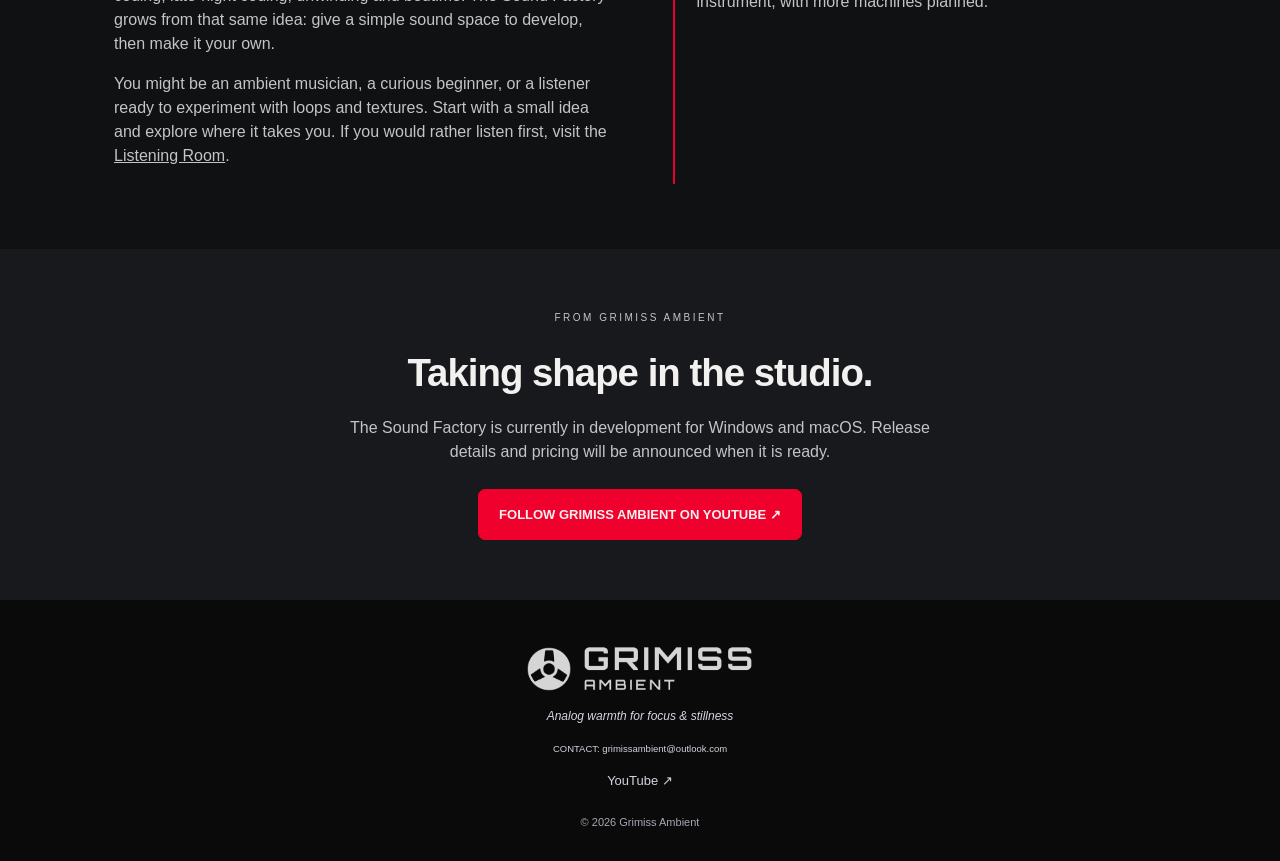
<file: sound-factory.html>
<!doctype html><html lang="en"><head><meta charset="utf-8"><meta name="viewport" content="width=device-width,initial-scale=1"><title>The Sound Factory | Grimiss Ambient</title><meta name="description" content="The Sound Factory: an upcoming environment for creating soundscapes with the character of analogue tape. Discover Drone Machine, the four-track tape-loop instrument."><meta name="theme-color" content="#101113"><link rel="canonical" href="https://grimiss.github.io/sound-factory.html"><link rel="icon" type="image/webp" href="assets/shared-image-7.webp"><meta property="og:type" content="website"><meta property="og:site_name" content="Grimiss Ambient"><meta property="og:title" content="The Sound Factory | Grimiss Ambient"><meta property="og:description" content="The Sound Factory: an upcoming environment for creating soundscapes with the character of analogue tape. Discover Drone Machine, the four-track tape-loop instrument."><meta property="og:url" content="https://grimiss.github.io/sound-factory.html"><meta property="og:image" content="https://grimiss.github.io/assets/drone-monitor-v3.webp"><meta name="twitter:card" content="summary_large_image"><meta name="twitter:title" content="The Sound Factory | Grimiss Ambient"><meta name="twitter:description" content="The Sound Factory: an upcoming environment for creating soundscapes with the character of analogue tape. Discover Drone Machine, the four-track tape-loop instrument."><meta name="twitter:image" content="https://grimiss.github.io/assets/drone-monitor-v3.webp"><link rel="stylesheet" href="assets/sound-factory.css?v=2"><link rel="stylesheet" href="assets/site-common.css?v=2"><script src="assets/site-common.js?v=1" defer></script></head><body><a class="skip" href="#main">Skip to content</a><header class="site-header"><a class="brand" href="index.html" aria-label="Grimiss Ambient home"><img decoding="async" class="brand-icon" src="assets/shared-image-7.webp" alt="" width="43" height="43"><img decoding="async" class="brand-text" src="assets/shared-image-8.webp" alt="Grimiss Ambient" width="166" height="46"></a><button class="site-menu" type="button" aria-expanded="false" aria-controls="navigation">MENU ☰</button><nav class="nav" id="navigation" aria-label="Main navigation"><a href="index.html">Home</a><a href="listening-room.html">Listening Room</a><a href="sound-factory.html" aria-current="page">The Sound Factory</a><a href="process.html">The Process</a><a href="about.html">About</a></nav></header><main id="main"><section class="hero" aria-labelledby="hero-title"><img decoding="async" class="hero-art" src="assets/shared-image-10.webp" alt="Concept artwork of the black Drone Machine four-track instrument on a desk in a warmly lit studio" fetchpriority="high"><div class="hero-copy"><p class="eyebrow">Capture · Degrade · Transform · Collide · Discover</p><h1 id="hero-title">THE SOUND <span>FACTORY.</span></h1><p class="lead">From Grimiss Ambient, home of ambient music for Focus • Relax • Sleep: create your own evolving soundscapes with the character of real tape.</p><div class="actions"><a class="button" href="#development">THE SOUND FACTORY IS COMING →</a><a class="button secondary" href="#about">EXPLORE DRONE MACHINE ↓</a></div></div><span class="concept">Concept artwork · Interface in development</span></section><section class="machines" id="machines" aria-label="The Sound Factory machines"><article class="machine"><svg viewBox="0 0 32 32" fill="none" stroke="currentColor" stroke-width="2.4" aria-hidden="true"><rect x="2" y="6" width="28" height="20" rx="3"/><circle cx="10" cy="15" r="3"/><circle cx="22" cy="15" r="3"/><path d="M10 23l3-5h6l3 5"/></svg><div><h2>DRONE MACHINE</h2><span class="status">In development</span><p>4-track tape-loop instrument</p></div></article><article class="machine"><svg viewBox="0 0 32 32" fill="none" stroke="currentColor" stroke-width="2.4" aria-hidden="true"><circle cx="16" cy="16" r="12"/><circle cx="16" cy="10" r="3"/><circle cx="11" cy="20" r="3"/><circle cx="22" cy="20" r="3"/></svg><div><h2>CUTTING ROOM</h2><span class="status">Planned</span><p>Edit, arrange, refine</p></div></article><article class="machine"><svg viewBox="0 0 32 32" fill="none" stroke="currentColor" stroke-width="2.4" aria-hidden="true"><path d="M16 16C2-3-6 30 9 23L23 9c15-7 7 26-7 7Z"/></svg><div><h2>MEMORY MACHINE</h2><span class="status">Planned</span><p>Resample and reimagine</p></div></article><article class="machine"><svg viewBox="0 0 32 32" fill="none" stroke="currentColor" stroke-width="2.4" aria-hidden="true"><path d="M8 25h17a6 6 0 0 0 0-12 9 9 0 0 0-17-2 7 7 0 0 0 0 14Z"/></svg><div><h2>DREAM MACHINE</h2><span class="status">Planned</span><p>Generative ambient textures</p></div></article></section><section class="features" id="features" aria-label="Drone Machine features"><article class="feature"><div><h3>REAL TAPE<br>CHARACTER</h3><p>Saturation, hiss, wow and flutter. Explore the imperfections that give tape its character.</p></div></article><article class="feature"><div><h3>FOUR TRACKS.<br>ENDLESS IDEAS.</h3><p>Loop, layer, mangle and transform. From simple loops to evolving soundscapes.</p></div></article><article class="feature"><div><h3>CREATIVE EFFECTS</h3><p>Tremolo, delay, reverb, phaser and width. Shape your sound as you play.</p></div></article><article class="feature"><div><h3>VISUAL FEEDBACK</h3><p>Three responsive scopes. See your sound move.</p></div></article></section><section class="detail" id="about"><div><p class="eyebrow">The first instrument</p><h2>Meet Drone Machine.</h2><p>A four-track tape-loop instrument at the heart of The Sound Factory. Capture an idea, build layers and let them evolve into something unexpected.</p><p>Inspired by physical tape and hands-on studio equipment, it brings recording, sound shaping and performance together in one place. FRS means Focus • Relax • Sleep: three possible uses of the same ambient music. Grimiss Ambient makes soundscapes for studying, coding, late-night coding, unwinding and bedtime. The Sound Factory grows from that same idea: give a simple sound space to develop, then make it your own.</p><p>You might be an ambient musician, a curious beginner, or a listener ready to experiment with loops and textures. Start with a small idea and explore where it takes you. If you would rather listen first, visit the <a href="listening-room.html" style="text-decoration:underline">Listening Room</a>.</p></div><div class="note"><h2>Small loops.<br>Endless possibilities.</h2><ul><li>Four tracks to record, layer and explore.</li><li>Tape character, condition and movement.</li><li>Tremolo, delay, reverb, phaser and stereo width.</li><li>Visual scopes that respond to your sound.</li></ul><p>The Sound Factory is the environment. Drone Machine is its first instrument, with more machines planned.</p></div></section><section class="development" id="development"><p class="eyebrow">From Grimiss Ambient</p><h2>Taking shape in the studio.</h2><p>The Sound Factory is currently in development for Windows and macOS. Release details and pricing will be announced when it is ready.</p><a class="button" href="https://www.youtube.com/@grimiss-ambient" target="_blank" rel="noopener noreferrer">FOLLOW GRIMISS AMBIENT ON YOUTUBE ↗</a></section></main><footer class="shared-footer"><a class="footer-brand" href="index.html" aria-label="Grimiss Ambient home"><img decoding="async" class="footer-reel" src="assets/shared-image-7.webp" alt="" width="44" height="44"><img decoding="async" class="footer-wordmark" src="assets/shared-image-8.webp" alt="Grimiss Ambient" width="170" height="46"></a><p class="footer-tagline">Analog warmth for focus &amp; stillness</p><p class="footer-contact">CONTACT: <a href="mailto:grimissambient@outlook.com">grimissambient@outlook.com</a></p><div class="footer-links"><a href="https://www.youtube.com/@grimiss-ambient" target="_blank" rel="noopener noreferrer">YouTube ↗</a></div><p class="copyright">© 2026 Grimiss Ambient</p></footer><!-- Sound Factory page v3 --><!-- FRS listener context v1 --></body></html>
</file>
<file: assets/index.css>
:root{color-scheme:dark;--ink:#f4f3ff;--muted:#b9bdce;--blue:#72cef6;--purple:#c18af0;--bg:#080a13}*{box-sizing:border-box}html{scroll-behavior:smooth;scroll-padding-top:100px}body{margin:0;background:var(--bg);color:var(--ink);font-family:Arial,Helvetica,sans-serif}a{color:inherit;text-decoration:none}button{font:inherit}a:focus-visible,button:focus-visible{outline:3px solid var(--blue);outline-offset:6px}.skip{position:absolute;top:-100px}.skip:focus{top:12px;left:12px;z-index:20;background:#111;padding:12px}.header{height:94px;display:flex;align-items:center;justify-content:space-between;padding:0 5%;position:absolute;z-index:5;inset:0 0 auto;background:rgba(5,7,18,.78);border-bottom:1px solid #ffffff0d}.brand{display:flex;gap:15px;align-items:center}.reel{width:52px;height:52px;object-fit:contain}.wordmark{width:184px;height:auto}.nav{display:flex;gap:38px;align-items:center;font-size:15px}.nav a{padding:10px 0;color:#d5d4e1}.nav a:hover,.nav a[aria-current]{color:white;border-bottom:1px solid var(--blue)}.menu{display:none;background:transparent;color:white;border:1px solid #8872c5;border-radius:30px;padding:12px 20px}.hero{min-height:850px;height:100svh;max-height:1150px;position:relative;overflow:hidden;display:flex;align-items:center;background:#090a19}.studio{position:absolute;right:0;top:0;width:66%;height:100%;object-fit:cover;object-position:center 48%}.shade{position:absolute;inset:0;background:linear-gradient(90deg,#080915 4%,rgba(8,9,21,.96) 24%,rgba(8,9,21,.72) 42%,rgba(8,9,21,.1) 72%),linear-gradient(0deg,#080a13 0%,transparent 22%,#100c2520 80%)}.hero-content{position:relative;z-index:1;margin-left:8%;max-width:710px;padding:140px 0 65px}h1{font-size:clamp(80px,8.7vw,136px);letter-spacing:-.065em;line-height:.86;margin:0 0 32px;font-weight:800}h1 span{display:block;padding-bottom:.12em;margin-bottom:-.12em;background:linear-gradient(140deg,#fff 20%,#b5cbfb 75%,#82caed);background-clip:text;-webkit-background-clip:text;color:transparent}.intro{max-width:430px;font-size:21px;line-height:1.5;color:#e0deeb;margin:0 0 30px}.actions{display:flex;gap:16px;flex-wrap:wrap}.button{display:inline-flex;align-items:center;gap:18px;justify-content:space-between;border:1px solid #63c8fc;border-radius:9px;background:#050d19aa;padding:20px 23px;font-size:13px;line-height:1.6;letter-spacing:.04em;text-transform:uppercase;transition:background .2s,transform .2s}.button:hover{background:#143148;transform:translateY(-2px)}.button.purple{border-color:var(--purple);background:#170b24bb}.button.purple:hover{background:#302040}.icon{width:28px;height:28px;flex:none}.arrow{font-size:23px}.section{padding:94px 8%;max-width:1600px;margin:auto}.eyebrow{text-transform:uppercase;font-size:11px;letter-spacing:.24em;color:var(--purple);margin:0 0 20px}h2{font-size:clamp(36px,4vw,60px);line-height:1.08;letter-spacing:-.04em;margin:0 0 24px}p{line-height:1.7}.lead{font-size:18px;color:var(--muted);max-width:640px}.moods{display:grid;grid-template-columns:repeat(3,1fr);gap:40px;margin-top:45px}.mood{border-top:1px solid #343047;padding-top:25px}.mood h3{font-size:23px;font-weight:500;margin:0 0 12px}.mood p{color:var(--muted);font-size:15px;max-width:290px}.text-link{display:inline-block;color:var(--blue);margin-top:25px;border-bottom:1px solid #72cef655;padding-bottom:7px}.factory{border-top:1px solid #ffffff10;border-bottom:1px solid #ffffff10;background:radial-gradient(ellipse at 90% 50%,#35163455,transparent 65%),#0d0e18}.factory-inner{display:grid;grid-template-columns:1fr 1fr;gap:70px;align-items:center}.status{display:inline-block;font-size:11px;letter-spacing:.12em;text-transform:uppercase;border:1px solid #7d5b8f;border-radius:25px;padding:8px 13px;margin-bottom:25px;color:#d4b2e9}.tape{padding:35px;border:1px solid #635076;border-radius:20px;background:linear-gradient(145deg,#252335,#0b0b12);box-shadow:0 25px 70px #0006;max-width:440px;margin:auto;width:100%;transform:rotate(-4deg)}.tape-label{padding:22px;background:#bbc7d6;color:#172030;border-radius:8px}.tape-label strong{display:block;letter-spacing:.15em;font-size:13px}.tape-label small{display:block;margin-top:9px;font-size:10px;letter-spacing:.2em}.tape-window{margin-top:25px;padding:15px;background:#11151f;border:1px solid #7b8495;border-radius:40px;display:flex;align-items:center;justify-content:space-between}.tape-reel{width:58px;height:58px;border:12px dashed #bdc5d7;border-radius:50%;background:#080a13}.tape-line{height:2px;background:#cba0df;flex:1}.tape-bottom{text-align:center;color:#8e849e;letter-spacing:.25em;font-size:10px;padding-top:26px}.about{display:grid;grid-template-columns:1fr 1.3fr;gap:60px}.about p{margin-top:0;color:var(--muted);font-size:17px}footer{padding:30px 8%;border-top:1px solid #ffffff15;color:#8a8b9e;display:flex;justify-content:space-between;font-size:12px;gap:20px}footer a:hover{color:white}
@media(min-width:1600px){.hero-content{margin-left:max(8%,calc((100% - 1344px)/2))}}@media(max-width:1050px){.nav{gap:22px}.wordmark{width:155px}.hero-content{margin-left:6%}.hero{min-height:800px}.studio{width:75%}.intro{max-width:380px}.actions{max-width:380px}.button{width:100%}.factory-inner{gap:35px}}@media(max-width:720px){.header{height:78px;padding:0 6%}.reel{width:39px;height:39px}.wordmark{width:138px}.brand{gap:10px}.menu{display:block;font-size:12px}.nav{display:none;position:absolute;top:78px;left:0;right:0;background:#0a0b19;padding:20px 7%;flex-direction:column;align-items:stretch;gap:10px}.nav.open{display:flex}.hero{height:auto;max-height:none;min-height:880px;align-items:flex-start}.studio{width:100%;height:680px;top:78px;object-position:center 33%;opacity:.68}.shade{background:linear-gradient(90deg,#080915c9,transparent),linear-gradient(0deg,#080a13 14%,#080a1380 58%,#080a1320)}.hero-content{margin:0;padding:158px 7% 65px;width:100%;max-width:none}h1{font-size:clamp(78px,18vw,110px);margin-bottom:30px}.intro{font-size:18px;max-width:360px}.actions{max-width:400px}.button{padding:16px 19px;font-size:12px}.section{padding:65px 7%}.moods{grid-template-columns:1fr;gap:18px;margin-top:30px}.mood p{max-width:none}.factory-inner,.about{grid-template-columns:1fr;gap:35px}.tape{max-width:350px}.about h2{margin:0}footer{padding:25px 7%;flex-direction:column}}@media(prefers-reduced-motion:reduce){html{scroll-behavior:auto}.button{transition:none}.button:hover{transform:none}}

/* Landscape composition: full-width photograph with room for the text. */
@media(min-width:721px){
.hero{min-height:680px;height:100svh;max-height:1000px}
.studio{width:100%;height:100%;object-position:62% center}
.shade{background:linear-gradient(90deg,rgba(5,7,18,.97) 0%,rgba(5,7,18,.86) 26%,rgba(5,7,18,.48) 48%,rgba(5,7,18,.08) 75%),linear-gradient(0deg,#080a13 0%,transparent 20%)}
.hero-content{padding:120px 0 45px}
h1{font-size:clamp(80px,8.2vw,126px)}
}
@media(min-width:721px) and (max-height:780px){
.hero{min-height:620px}
.header{height:80px}
.hero-content{padding-top:105px;padding-bottom:35px}
h1{font-size:clamp(76px,7.6vw,108px);margin-bottom:23px}
.intro{font-size:19px;margin-bottom:23px}
.button{padding:15px 19px}
}

/* Homepage v3: a blurred continuation of the hero below the fold. */
.ambient-sections{position:relative;isolation:isolate;overflow:hidden;background:#10152c}
.ambient-wash{position:absolute;inset:-90px;z-index:-2;background-image:url("shared-image-1.webp");background-size:cover;background-position:65% center;filter:blur(65px) saturate(.85);opacity:.65;pointer-events:none}
.ambient-sections:before{content:"";position:absolute;inset:0;z-index:-1;background:linear-gradient(180deg,#080a13 0%,rgba(8,10,24,.48) 18%,rgba(10,13,31,.40) 62%,rgba(8,10,22,.77) 100%);pointer-events:none}
.ambient-sections .lead,.ambient-sections .mood p{color:#ddddeb}
.ambient-sections .eyebrow{color:#d2b0ec}
.mood{border-top-color:#c8c8f144}
.factory{background:linear-gradient(120deg,#09122455,#291b4555);border-color:#ffffff18}
.factory-inner{grid-template-columns:minmax(0,.85fr) minmax(0,1.15fr);gap:48px}
.software-preview{margin:0;min-width:0}
.software-preview a{display:block;border-radius:14px;overflow:hidden;border:1px solid #c1b2e64d;box-shadow:0 22px 65px #03051166;transition:transform .2s}
.software-preview a:hover{transform:translateY(-3px)}
.software-preview img{display:block;width:100%;height:auto}
.software-preview figcaption{font-size:10px;letter-spacing:.1em;line-height:1.6;color:#c9c5dc;margin-top:13px;text-align:center}
@media(max-width:900px){.factory-inner{grid-template-columns:1fr;gap:32px}.software-preview{width:100%;max-width:740px}.ambient-wash{filter:blur(45px);background-position:65% center}}
@media(prefers-reduced-motion:reduce){.software-preview a{transition:none}.software-preview a:hover{transform:none}}


/* Shared translucent header */
.site-header,.header{background:rgba(5,7,18,.78);border-bottom:1px solid #ffffff0d;backdrop-filter:blur(10px);-webkit-backdrop-filter:blur(10px)}
.site-header{position:sticky;top:0;z-index:20}



footer.shared-footer{display:flex;flex-direction:column;align-items:center;justify-content:center;gap:15px;padding:45px 6% 30px;background:rgba(0,0,0,.4);border-top:1px solid #ffffff18;text-align:center;color:#d5d3dc;font-size:13px}
.shared-footer .footer-brand{display:flex;align-items:center;gap:12px}.shared-footer .footer-brand img{display:block}.shared-footer .footer-reel{width:44px;height:44px}.shared-footer .footer-wordmark{width:170px;height:auto}.shared-footer p{margin:0;line-height:1.6}.shared-footer .footer-tagline{color:#d8d5df;font-size:15px}.shared-footer .footer-contact{font-size:12px;letter-spacing:.05em}.shared-footer .footer-links{display:flex;gap:22px;justify-content:center;flex-wrap:wrap}.shared-footer a:hover{color:white;text-decoration:underline}.shared-footer .copyright{font-size:11px;color:#aaa6b4;margin-top:8px}


/* Seamless Listening Room to Sound Factory background. */
.ambient-sections .factory{border-top:0;border-bottom:0;background:transparent}


footer.shared-footer{border-top:0}


/* Frame the three listening contexts as a cohesive set. */
#listening .moods{gap:20px;margin-top:38px;align-items:stretch}
#listening .mood{position:relative;padding:27px 26px 25px;border:1px solid #d4d5ff30;border-radius:13px;background:linear-gradient(135deg,#11172c88,#11122655);box-shadow:0 10px 30px #04071718;backdrop-filter:blur(7px);-webkit-backdrop-filter:blur(7px)}
#listening .mood:before{content:"";display:block;width:32px;height:2px;margin-bottom:20px;background:#8bcbe5;border-radius:2px}
#listening .mood:nth-child(2):before{background:#c5a5df}
#listening .mood:nth-child(3):before{background:#a6b9eb}
#listening .mood h3{font-size:24px;font-weight:500;margin:0 0 15px}
#listening .mood p{font-size:15px;line-height:1.7;max-width:none;margin:0;color:#dedeea}
#listening>.text-link{margin-top:30px}
@media(max-width:720px){#listening .moods{gap:14px}#listening .mood{padding:23px}#listening .mood:before{margin-bottom:15px}}



/* Tighter section rhythm and a violet frame for the product artwork. */
#listening.section{padding-bottom:38px}
#sound-factory .factory-inner{padding-top:30px;padding-bottom:65px}
.software-preview{padding:12px 12px 0;background:linear-gradient(135deg,#37284d80,#19182d66);border:1px solid #c5a5df88;border-radius:17px;box-shadow:0 12px 35px #08051633}
.software-preview a{border:1px solid #c5a5df55;border-radius:9px;box-shadow:none}
.software-preview figcaption{padding:0 8px 13px;color:#d4c5e5}
@media(max-width:720px){#listening.section{padding-bottom:25px}#sound-factory .factory-inner{padding-top:25px;padding-bottom:45px}.software-preview{padding:9px 9px 0}}


.software-preview{padding:0;background:none;border:0;border-radius:0;box-shadow:none}.software-preview a{border:0;box-shadow:none}.software-preview figcaption{padding:0}
/* Full-width studio backdrop, with clear space for the copy. */
#listening>.text-link{margin-top:14px;margin-bottom:0}
#listening .moods{margin-top:30px}
#sound-factory{position:relative;isolation:isolate;overflow:hidden}
#sound-factory:before{content:"";position:absolute;inset:0;z-index:-2;background:#080d20 url("factory-wide.webp") center right/cover no-repeat;-webkit-mask-image:linear-gradient(to bottom,transparent,black 13%);mask-image:linear-gradient(to bottom,transparent,black 13%)}
#sound-factory:after{content:"";position:absolute;inset:0;z-index:-1;background:linear-gradient(90deg,rgba(7,11,29,.88),rgba(7,11,29,.66) 34%,rgba(7,11,29,.12) 54%,transparent 72%);pointer-events:none}
#sound-factory .factory-inner{display:flex;align-items:center;min-height:clamp(650px,46vw,850px);padding-top:65px;padding-bottom:55px}
.factory-copy{width:43%;max-width:560px}
.factory-copy .lead{font-size:18px;line-height:1.65}
.factory-caption{font-size:10px;letter-spacing:.07em;line-height:1.7;color:#c7c6d7;margin-top:22px}
@media(max-width:900px) and (min-width:601px){.factory-copy{width:47%}.factory-copy .lead{font-size:16px}#sound-factory .factory-inner{min-height:650px}#sound-factory:before{background-position:62% center}#sound-factory:after{background:linear-gradient(90deg,#080d20ed,#080d20c4 41%,#080d2020 65%,transparent)}}
@media(max-width:600px){
#sound-factory:before{background-size:auto 340px;background-position:right top;-webkit-mask-image:linear-gradient(to bottom,transparent,black 8%,black 230px,transparent 350px);mask-image:linear-gradient(to bottom,transparent,black 8%,black 230px,transparent 350px)}
#sound-factory:after{background:linear-gradient(to bottom,transparent 190px,#080d2040 270px,#080d20dc 360px)}
#sound-factory .factory-inner{min-height:0;padding-top:350px;padding-bottom:45px}.factory-copy{width:100%;max-width:none}.factory-copy .lead{font-size:17px}
}

/* Give the studio equipment breathing room beside the copy. */
@media(min-width:601px){
#sound-factory:before{background-size:auto 86%;background-position:right bottom;-webkit-mask-image:none;mask-image:none}
.factory-copy{width:40%;max-width:520px}
}
@media(min-width:601px) and (max-width:900px){
#sound-factory:before{background-size:auto 78%;background-position:right bottom}
.factory-copy{width:43%}
}
@media(max-width:600px){
#sound-factory:before{background-size:auto 300px;background-position:right top;-webkit-mask-image:linear-gradient(to bottom,black,black 220px,transparent 310px);mask-image:linear-gradient(to bottom,black,black 220px,transparent 310px)}
#sound-factory .factory-inner{padding-top:320px}
}

/* Soft local navy backing keeps copy readable over studio detail. */
.hero-content{isolation:isolate}
.hero-content:before{content:"";position:absolute;z-index:-1;inset:75px -28px 25px -28px;background:rgba(5,10,27,.4);filter:blur(25px);border-radius:42px;pointer-events:none}
.factory-copy{position:relative;isolation:isolate}
.factory-copy:before{content:"";position:absolute;z-index:-1;inset:-28px -32px;background:rgba(5,10,27,.42);filter:blur(25px);border-radius:40px;pointer-events:none}
@media(max-width:720px){.hero-content:before{inset:120px 2% 40px;background:rgba(5,10,27,.4);filter:blur(23px)}}

/* FRS initials match the Sound Factory button border. */
#hero-title .frs-initial{font-weight:inherit;color:var(--purple);-webkit-text-fill-color:var(--purple);background:none}
</file>
<file: assets/site-common.css>
/* Shared navigation, focus states and responsive safeguards. */
html{scroll-padding-top:100px}
.site-header{position:sticky;top:0;z-index:50;width:100%;height:74px;min-height:74px;padding:13px 3%;display:flex;align-items:center;justify-content:space-between;flex-wrap:nowrap;gap:24px;background:rgba(5,7,18,.78);border:0;backdrop-filter:blur(10px);-webkit-backdrop-filter:blur(10px)}
.site-header .brand{display:flex;align-items:center;gap:12px;flex-shrink:0}
.site-header .brand-icon{width:43px;height:43px;object-fit:contain}
.site-header .brand-text{width:166px;height:auto}
.site-header .nav{display:flex;align-items:center;gap:28px;font:13px/1.4 Arial,Helvetica,sans-serif;width:auto}
.site-header .nav a{color:#d2cfdd;padding:9px 0;border-bottom:1px solid transparent}
.site-header .nav a[aria-current="page"]{color:#bceaff;border-bottom-color:#8ac4dd}
.site-header .nav a:hover{color:#fff}
.site-menu{display:none;font:12px/1 Arial,Helvetica,sans-serif;letter-spacing:.08em;color:#eaf7ff;background:#07142180;border:1px solid #b6d9e84d;border-radius:5px;padding:12px;cursor:pointer}
.site-header a:focus-visible,.site-menu:focus-visible{outline:2px solid #a4e0ff;outline-offset:5px}
.home-page .site-header{position:absolute;top:0}
.choose-tape{position:absolute;bottom:30px;left:4%;z-index:3;display:inline-flex;align-items:center;gap:24px;background:#041623b8;border:1px solid #93dfff70;padding:13px 20px;border-radius:5px;color:#d7f2ff;font-size:15px;box-shadow:0 4px 24px #0004}
.choose-tape:hover{background:#12384de6}
#choose-a-tape{scroll-margin-top:90px}
.controls-grid .shelf-title{align-items:center}
.shelf-scroll-hint{font:11px/1.5 Arial,Helvetica,sans-serif;letter-spacing:.03em;color:#93c7df;max-width:1180px;margin:16px auto 0;text-align:center}
.controls-grid .case-duration{font-size:13px;letter-spacing:-.065em}
@media(max-width:800px){
.site-header{height:74px;min-height:74px;padding:13px 5%;gap:12px;flex-wrap:nowrap}
.site-header .brand-icon{width:36px;height:36px}.site-header .brand-text{width:145px}
.site-menu{display:block}
.site-header .nav{display:none;position:absolute;top:100%;left:0;right:0;width:100%;margin:0;padding:12px 5% 20px;flex-direction:column;align-items:stretch;gap:0;background:rgba(5,7,18,.97);box-shadow:0 14px 30px #0006}
.site-header .nav.is-open{display:flex}.site-header .nav a{padding:13px 0;font-size:15px}
.choose-tape{left:5%;bottom:22px;font-size:14px}
}
@media(max-width:380px){.site-header .brand-text{width:125px}.site-header .brand{gap:8px}.controls-grid .case-duration{font-size:12px}}
@media(prefers-reduced-motion:reduce){html{scroll-behavior:auto!important}*,*:before,*:after{animation-duration:.01ms!important;animation-iteration-count:1!important;transition-duration:.01ms!important}}

/* Footer text shares the 226px reel-and-wordmark footprint. */
footer.shared-footer{--footer-brand-width:226px}
footer.shared-footer .footer-brand{width:var(--footer-brand-width);max-width:100%;gap:12px}
footer.shared-footer .footer-tagline,footer.shared-footer .footer-contact{width:var(--footer-brand-width);max-width:100%;margin:0 auto;box-sizing:border-box;text-align:center}
footer.shared-footer .footer-tagline{font-size:12px;line-height:1.6;font-style:italic;letter-spacing:0}
footer.shared-footer .footer-contact{font-size:9.5px;line-height:1.6;letter-spacing:0;overflow-wrap:anywhere}

/* Keep the mobile active underline close to its label, within the tap area. */
@media(max-width:800px){
.site-header .nav a[aria-current="page"]{border-bottom-color:transparent;position:relative}
.site-header .nav a[aria-current="page"]:after{content:"";position:absolute;left:0;right:0;bottom:9px;height:1px;background:#8ac4dd;pointer-events:none}
}

/* Phones: center the tape shortcut in the space above the hi-fi. */
@media(max-width:600px){
 .room-hero .choose-tape{left:50%;top:42%;bottom:auto;transform:translateX(-50%);white-space:nowrap}
}
</file>
<file: assets/about.css>
*{box-sizing:border-box}html{scroll-behavior:smooth}body{margin:0;background:#0b0b15;color:#d6d6e1;font:17px/1.7 Arial,Helvetica,sans-serif}a{color:inherit;text-decoration:none}a:focus-visible{outline:3px solid #a6d8ee;outline-offset:5px}.skip{position:fixed;top:-90px;left:15px;z-index:10;background:#fff;color:#000;padding:10px}.skip:focus{top:10px}
/* Shared Grimiss Ambient header v2 */
.site-header{height:74px;min-height:74px;padding:13px 3%;display:flex;flex-wrap:nowrap;align-items:center;justify-content:space-between;gap:25px;background:#0a0914f5;border-bottom:1px solid #ffffff16}
.site-header .brand{display:flex;align-items:center;gap:12px;line-height:normal}
.site-header .brand-icon{width:42px;height:42px;object-fit:contain}
.site-header .brand-text{width:164px;height:auto}
.site-header .nav{display:flex;order:initial;flex-basis:auto;justify-content:initial;gap:30px;font-size:13px}
.site-header .nav a{padding:9px 0;color:#c7bed3}
.site-header .nav a[aria-current]{color:#b5d9e8;border-bottom:1px solid #719cb0}
.site-header .nav a:hover{color:white}
@media(max-width:900px){.site-header{height:auto;min-height:74px;padding:17px 5%}.site-header .nav{gap:20px;font-size:12px}}
@media(max-width:600px){.site-header{padding:16px 6%;flex-wrap:wrap;gap:17px}.site-header .brand-icon{width:35px;height:35px}.site-header .brand-text{width:145px}.site-header .nav{width:100%;justify-content:space-between;gap:0;font-size:10px;flex-basis:100%}}

main{background:radial-gradient(ellipse at 95% 30%,#47245270,transparent 55%),radial-gradient(ellipse at 0% 10%,#122d5770,transparent 50%),#11101d}.story{max-width:1180px;margin:auto;padding:65px 5% 75px}.eyebrow{font-size:10px;letter-spacing:.27em;text-transform:uppercase;color:#b8a9ce;margin:0 0 17px}h1,h2{color:#b5d3ea;line-height:1.06;letter-spacing:-2px}h1{font-size:clamp(42px,5.3vw,73px);max-width:800px;margin:0 0 35px}h2{font-size:clamp(31px,3.3vw,45px);margin:0 0 25px;letter-spacing:-1.3px}.opening{max-width:850px;font-size:20px;line-height:1.6;margin-bottom:45px}.opening p{margin:0 0 20px}.story-grid{display:grid;grid-template-columns:1fr .85fr;gap:65px;align-items:start}.copy p{margin:0 0 26px}.copy h2{margin-top:45px}.copy h2:first-child{margin-top:0}.studio{margin:0}.studio img{display:block;width:100%;height:auto;border-radius:20px;filter:saturate(.8);border:1px solid #ffffff13}.studio figcaption{color:#9d96ad;font-size:11px;margin-top:12px}.connection{padding-top:40px;margin-top:40px;border-top:1px solid #ffffff1b}.connection p{max-width:780px}.actions{display:flex;flex-wrap:wrap;gap:15px;margin-top:28px}.button{display:inline-block;border:1px solid #728ba7;border-radius:7px;padding:12px 21px;font-size:13px;color:#dce9f4}.button:hover{background:#26334b}.button.factory{border-color:#b65b75}.button.factory:hover{background:#3d2335}footer{background:#090b12;padding:26px 5%;display:flex;justify-content:space-between;gap:20px;font-size:12px;color:#9793a5}footer a:hover{color:#fff}@media(max-width:900px){.story{padding-top:45px}.story-grid{gap:35px;grid-template-columns:1fr .85fr}.opening{font-size:18px}}@media(max-width:600px){body{font-size:16px}.story{padding:38px 6% 50px}.story-grid{grid-template-columns:1fr;gap:25px}.studio{grid-row:2}.studio img{max-height:650px;object-fit:cover;object-position:center}.opening{font-size:18px;margin-bottom:30px}h1{letter-spacing:-1.5px;margin-bottom:27px}.copy h2{margin-top:35px}.connection{margin-top:30px;padding-top:30px}footer{flex-direction:column;gap:8px}}@media(prefers-reduced-motion:reduce){html{scroll-behavior:auto}}


/* About photographic atmosphere v2 */
main{position:relative;isolation:isolate;overflow:hidden;background:#11101c}
main:before{content:"";position:absolute;inset:-35px;z-index:-2;background-image:url("cassette-texture.webp");background-size:cover;background-position:center 40%;filter:blur(24px) saturate(.65) brightness(.62);transform:scale(1.04);pointer-events:none}
main:after{content:"";position:absolute;inset:0;z-index:-1;background:linear-gradient(90deg,rgba(8,11,23,.82),rgba(20,12,31,.62) 62%,rgba(14,12,27,.48)),linear-gradient(0deg,#0b0b15b0,transparent 32%);pointer-events:none}
.story{max-width:1240px;padding-top:70px;padding-bottom:75px}
h1,h2{color:#bfd6ef}
.opening,.copy,.connection{color:#f0edf3;text-shadow:0 1px 6px #0007}
.studio img{box-shadow:0 20px 65px #05071166;border-color:#c8b8dc28}
.studio figcaption{color:#c4bbd1}
.eyebrow{color:#d1c0e4}
.connection{border-top-color:#d3bfd82c}
.button{background:#0a101d70}
@media(max-width:600px){.story{padding-top:40px}main:before{background-position:45% top;filter:blur(20px) saturate(.65) brightness(.65)}main:after{background:linear-gradient(90deg,#090d1bcc,#170e24a6),linear-gradient(0deg,#0b0b1580,transparent)}}


.studio{align-self:start}.studio img{height:auto;max-height:none;object-fit:contain}.story-grid{grid-template-columns:1fr 1.1fr}@media(max-width:600px){.story-grid{grid-template-columns:1fr}}

.tape-moments{margin:55px 0 0;padding-top:40px;border-top:1px solid #d3bfd82c}.tape-gallery{display:grid;grid-template-columns:minmax(0,1.7fr) minmax(0,1fr);gap:24px;align-items:center}.tape-gallery figure{margin:0;min-width:0}.tape-gallery img,.tape-gallery video{display:block;width:100%;height:auto;border-radius:12px;border:1px solid #ffffff25;background:#080e0c}.tape-gallery video{max-height:540px;aspect-ratio:9/16;object-fit:contain}.tape-gallery figcaption{color:#c4bbd1;font-size:12px;margin-top:12px}.tape-moments>p{max-width:640px}@media(max-width:600px){.tape-gallery{grid-template-columns:1fr;gap:30px}.tape-gallery figure:last-child{width:min(100%,330px);justify-self:center}}


/* About v5: shoebox origin and reel footage lead the story. */
body,main{background:#09130f}
main:before{background-image:url("cassette-texture.webp");background-position:center top;background-size:cover;filter:blur(52px) saturate(.8) brightness(.8)}
main:after{background:linear-gradient(110deg,#07160ee0,#102c1c99 58%,#07150dbb),linear-gradient(0deg,#07120deb,transparent 65%)}
h1,h2{color:#d2ebd5}.eyebrow{color:#b9d3b0}
.opening,.copy,.connection{color:#edf2e9}
.tape-moments{margin:0 0 60px;padding:0;border:0}
.tape-gallery{grid-template-columns:minmax(0,1.65fr) minmax(0,.85fr);align-items:start;gap:28px}
.tape-gallery img{border-color:#bad6b838}
.tape-gallery video{max-height:none;border-color:#bad6b838}
.tape-gallery figcaption{color:#c5d3c3}
.story-grid{display:block}.copy{max-width:850px}
.connection{border-color:#c0d9b82e}.button,.button.factory{border-color:#9bbd96;color:#e3efdf;background:#0b201580}.button:hover,.button.factory:hover{background:#25452d}
.visually-hidden{position:absolute;width:1px;height:1px;padding:0;margin:-1px;overflow:hidden;clip-path:inset(50%);white-space:nowrap}
@media(max-width:600px){.tape-gallery{grid-template-columns:1fr}.tape-moments{margin-bottom:40px}.tape-gallery figure:last-child{width:min(100%,360px)}main:before{filter:blur(38px) saturate(.8) brightness(.8)}main:after{background:linear-gradient(110deg,#07160edb,#102c1ca6),linear-gradient(0deg,#07120deb,transparent 65%)}}


/* Shared translucent header */
.site-header,.header{background:rgba(5,7,18,.78);border-bottom:1px solid #ffffff0d;backdrop-filter:blur(10px);-webkit-backdrop-filter:blur(10px)}
.site-header{position:sticky;top:0;z-index:20}



footer.shared-footer{display:flex;flex-direction:column;align-items:center;justify-content:center;gap:15px;padding:45px 6% 30px;background:rgba(0,0,0,.4);border-top:1px solid #ffffff18;text-align:center;color:#d5d3dc;font-size:13px}
.shared-footer .footer-brand{display:flex;align-items:center;gap:12px}.shared-footer .footer-brand img{display:block}.shared-footer .footer-reel{width:44px;height:44px}.shared-footer .footer-wordmark{width:170px;height:auto}.shared-footer p{margin:0;line-height:1.6}.shared-footer .footer-tagline{color:#d8d5df;font-size:15px}.shared-footer .footer-contact{font-size:12px;letter-spacing:.05em}.shared-footer .footer-links{display:flex;gap:22px;justify-content:center;flex-wrap:wrap}.shared-footer a:hover{color:white;text-decoration:underline}.shared-footer .copyright{font-size:11px;color:#aaa6b4;margin-top:8px}


footer.shared-footer{border-top:0}


/* About v6: photographic origin, followed by alternating text and film. */
.about-origin{position:relative;isolation:isolate;min-height:700px;display:grid;grid-template-columns:1fr 1fr;align-items:center;padding:65px 6%;background:#081b10 url("about-shoebox-wide.webp") center center/cover no-repeat}
.about-origin:before{content:"";position:absolute;inset:0;z-index:-1;background:linear-gradient(90deg,transparent 35%,#07170a15 48%,#05150c66 100%),linear-gradient(0deg,#09170f,transparent 18%)}
.origin-copy{grid-column:2;max-width:600px;padding:25px 0 25px 35px;color:#f0f2e9;text-shadow:0 1px 6px #0006}
.origin-copy h1{font-size:clamp(40px,4.6vw,68px);margin-bottom:30px}
.origin-copy p{font-size:18px;line-height:1.7;margin:0 0 22px}.origin-copy .eyebrow{font-size:10px}
.about-follow{max-width:1350px;padding:70px 6%}
.reel-story{display:grid;grid-template-columns:minmax(0,1.25fr) minmax(0,.75fr);gap:70px;align-items:start}
.reel-film{margin:0;position:sticky;top:105px}
.reel-film video{display:block;width:100%;aspect-ratio:9/16;object-fit:contain;background:#061009;border:1px solid #bdd1b729;border-radius:14px;max-height:740px}
.reel-film figcaption{font-size:12px;color:#c5d3c3;margin-top:12px}
@media(max-width:900px){.about-origin{min-height:650px;padding:45px 5%;background-position:45% center}.origin-copy{padding-left:20px}.origin-copy p{font-size:16px}.origin-copy h1{font-size:43px}.reel-story{gap:35px}.about-follow{padding:50px 5%}}
@media(max-width:600px){.about-origin{display:block;padding:0 6% 35px;min-height:0;background-size:auto 380px;background-position:left top;background-color:#09170f}.about-origin:before{background:linear-gradient(0deg,#09170f 0%,#09170f 48%,transparent 75%)}.origin-copy{padding:340px 0 0;max-width:none}.origin-copy h1{font-size:43px}.origin-copy p{font-size:17px}.reel-story{grid-template-columns:1fr;gap:30px}.reel-film{position:static;width:min(100%,360px);justify-self:center}.about-follow{padding:40px 6%}}


/* Fade the origin photograph into the shared green atmosphere. */
.about-origin{-webkit-mask-image:linear-gradient(to bottom,#000 0%,#000 calc(100% - 180px),transparent 100%);mask-image:linear-gradient(to bottom,#000 0%,#000 calc(100% - 180px),transparent 100%)}
@media(max-width:600px){.about-origin{-webkit-mask-image:linear-gradient(to bottom,#000 0%,#000 calc(100% - 35px),transparent 100%);mask-image:linear-gradient(to bottom,#000 0%,#000 calc(100% - 35px),transparent 100%)}}



/* More space around the origin copy; immersive reel background below. */
main#main{overflow:clip}
@media(min-width:601px){.about-origin{background-position:calc(50% - 85px) center}.origin-copy{padding-left:50px}}
.about-follow{position:relative;isolation:isolate;max-width:none;margin:0;padding:65px 0 70px;background:linear-gradient(110deg,#09190f,#112719)}
.about-reel-backdrop{position:absolute;inset:0;z-index:-1;pointer-events:none}
.about-reel-sticky{position:sticky;top:74px;height:calc(100svh - 74px);min-height:540px;overflow:hidden}
.about-reel-sticky video{position:absolute;right:0;top:0;width:42%;height:100%;object-fit:cover;object-position:center;border:0;border-radius:0}
.about-reel-sticky:after{content:"";position:absolute;inset:0 42% 0 0;background:radial-gradient(ellipse at right center,#386b3540,transparent 75%)}
.about-follow .reel-story{display:block;margin:0 48% 0 7%;padding:0}
.about-follow .copy{max-width:720px}
.about-follow .connection{margin:40px 48% 0 7%;max-width:720px}
.about-film-toggle{position:absolute;top:20px;right:22px;background:#07130cb3;border:1px solid #d4e8ce66;border-radius:22px;color:#f0f4ec;padding:10px 16px;font:12px Arial;cursor:pointer}
.about-film-toggle:focus-visible{outline:3px solid #c5dfb9;outline-offset:4px}
@media(max-width:900px) and (min-width:601px){.about-origin{background-position:calc(45% - 60px) center}.origin-copy{padding-left:28px}.about-follow .reel-story{margin-left:5%;margin-right:48%}.about-follow .connection{margin-left:5%;margin-right:48%}}
@media(max-width:600px){.about-origin{background-position:left top}.about-follow{padding:75px 0 40px}.about-follow .reel-story,.about-follow .connection{margin-left:7%;margin-right:7%}.about-reel-sticky{top:0;height:100svh}.about-reel-sticky video{width:100%;opacity:.22}.about-reel-sticky:after{inset:0;background:linear-gradient(90deg,#09190fe6,#09190f80)}}



/* Full-width atmosphere with an independently sized shoebox photograph. */
.about-origin{background:#091b11;overflow:hidden}
.about-origin:after{content:"";position:absolute;inset:-45px;z-index:-2;background:url("about-shoebox-wide.webp") center/cover no-repeat;filter:blur(42px) brightness(.65);transform:scale(1.08);pointer-events:none}
.about-origin:before{inset:0;z-index:-1;background-image:linear-gradient(90deg,transparent 28%,#091b1155 44%,#091b11e6 64%,#091b11f0 100%),linear-gradient(0deg,#091b11,transparent 22%),url("about-shoebox-wide.webp");background-size:100% 100%,100% 100%,auto 88%;background-position:center,center,left -65px center;background-repeat:no-repeat;pointer-events:none}
@media(min-width:601px){.about-origin{background-position:initial}}
@media(max-width:900px) and (min-width:601px){.about-origin:before{background-size:100% 100%,100% 100%,auto 78%;background-position:center,center,left -80px center}}
@media(max-width:600px){.about-origin{background:#091b11}.about-origin:before{background-image:linear-gradient(0deg,#091b11 0%,#091b11 45%,transparent 78%),url("about-shoebox-wide.webp");background-size:100% 100%,auto 300px;background-position:center,left top}.origin-copy{padding-top:300px}}



/* One continuous hero image: no inset seams or bottom fade. */
.about-origin{-webkit-mask-image:none;mask-image:none;background:#091b11 url("about-shoebox-wide.webp") center center/cover no-repeat;border:0}
.about-origin:after{display:none}
.about-origin:before{inset:0;background:linear-gradient(90deg,transparent 36%,rgba(5,21,12,.12) 50%,rgba(5,21,12,.45) 100%);border:0}
@media(min-width:601px){.about-origin{background-position:center center}.origin-copy{padding-left:40px}}
@media(max-width:900px) and (min-width:601px){.about-origin{background-position:47% center}.about-origin:before{background:linear-gradient(90deg,transparent 30%,#05150c33 48%,#05150c88 100%)}}
@media(max-width:600px){.about-origin{background:#091b11}.about-origin:before{background:url("about-shoebox-wide.webp") left top/auto 340px no-repeat}.origin-copy{padding-top:340px;position:relative;z-index:1}}



@media(min-width:901px){.about-origin{grid-template-columns:58% 42%;padding-right:5%;padding-left:5%}.origin-copy{padding-left:24px;max-width:620px}}
@media(min-width:601px) and (max-width:900px){.about-origin{grid-template-columns:55% 45%;padding-right:4%;padding-left:4%}.origin-copy{padding-left:20px}}

/* Consistent stacked story links at every viewport width. */
.about-follow .connection .actions{display:grid;grid-template-columns:minmax(0,1fr);grid-auto-rows:1fr;gap:15px;width:min(100%,340px);max-width:100%;align-items:stretch}
.about-follow .connection .actions .button{display:flex;align-items:center;justify-content:center;width:100%;height:100%;min-height:58px;padding:12px 16px;box-sizing:border-box;text-align:center;line-height:1.4;overflow-wrap:anywhere}
</file>
<file: assets/listening-room.css>
:root{color-scheme:dark;--header:74px;--text:#eee9f4;--muted:#bbb1c8}*{box-sizing:border-box}body{margin:0;background:#090b13;color:var(--text);font-family:Arial,Helvetica,sans-serif}a{color:inherit;text-decoration:none}button{font:inherit;cursor:pointer}button:focus-visible,a:focus-visible{outline:2px solid #acd6ed;outline-offset:3px}.skip{position:absolute;top:-80px;left:15px;z-index:10;background:#151224;padding:12px}.skip:focus{top:12px}.site-header{height:var(--header);padding:13px 3%;display:flex;align-items:center;justify-content:space-between;gap:25px;background:#0a0914f5;border-bottom:1px solid #ffffff16}.brand{display:flex;align-items:center;gap:12px}.brand-icon{width:42px;height:42px;object-fit:contain}.brand-text{width:164px;height:auto}.nav{display:flex;gap:30px;font-size:13px}.nav a{padding:9px 0;color:#c7bed3}.nav a[aria-current]{color:#b5d9e8;border-bottom:1px solid #719cb0}.nav a:hover{color:white}.main{margin:0;padding:0;max-width:none}.room-hero{isolation:isolate;position:relative;height:calc(100svh - var(--header));min-height:510px;display:grid;grid-template-columns:24% minmax(0,1fr) 27%;grid-template-rows:auto minmax(0,1fr);gap:17px 1.5%;padding:25px 2.5% 30px;background:#221127 url("shared-image-5.webp") center bottom/cover no-repeat}.room-hero:before{content:"";position:absolute;inset:0;z-index:-1;pointer-events:none;background:linear-gradient(90deg,#08081980,transparent 42%,transparent 76%,#170d1c20),linear-gradient(0deg,#09071145,transparent 26%)}.room-intro{grid-column:1;grid-row:1;align-self:start}.eyebrow{text-transform:uppercase;font-size:9px;letter-spacing:.25em;color:#c2afcf;margin:0 0 10px}.room-intro h1{font-size:clamp(32px,3.1vw,49px);letter-spacing:-.055em;line-height:1.08;margin:0 0 14px;padding-bottom:.1em;color:#d4e3f5}.intro{font-size:clamp(11px,1vw,15px);line-height:1.6;margin:0;color:#e2d8e8;max-width:360px}.intro-link{display:none}.room-grid{display:contents}.shelf-panel{grid-column:1;grid-row:2;align-self:end;display:flex;flex-direction:column;justify-content:flex-end;min-height:0;max-height:100%;height:100%}.shelf-title{display:flex;justify-content:space-between;gap:8px;color:#cabed6;font-size:8px;letter-spacing:.15em;margin-bottom:7px}.shelf{display:flex;flex-direction:column;gap:0;overflow:auto;min-height:0;max-height:100%;padding:3px 5px 2px 0;scrollbar-width:thin;scrollbar-color:#93819c55 transparent}.case{position:relative;flex:none;width:100%;display:grid;grid-template-columns:13px minmax(0,1fr) auto;gap:5px;align-items:center;text-align:left;height:clamp(32px,5svh,41px);padding:0 14%;border:0;background-color:transparent;background-image:url("shared-image-6.webp");background-size:100% 800%;background-repeat:no-repeat;color:#27212d;filter:brightness(.72) saturate(.62)}.case:nth-child(8n+1){background-position:center 0%}.case:nth-child(8n+2){background-position:center 14.285714%}.case:nth-child(8n+3){background-position:center 28.571429%}.case:nth-child(8n+4){background-position:center 42.857143%}.case:nth-child(8n+5){background-position:center 57.142857%}.case:nth-child(8n+6){background-position:center 71.428571%}.case:nth-child(8n+7){background-position:center 85.714286%}.case:nth-child(8n+8){background-position:center 100%;margin-bottom:-4px}.case-index{font-size:7px;color:#6d606c}.case-name{font-size:clamp(9px,.79vw,12px);font-weight:600;line-height:1.14;max-height:2.3em;overflow:hidden;overflow-wrap:anywhere}.case-duration{font-size:clamp(7px,.59vw,9px);color:#51454e;white-space:nowrap}.case:hover{filter:brightness(.87) saturate(.72)}.case[aria-pressed=true]{filter:brightness(.85) saturate(.7)}.case[aria-pressed=true]:after{content:"";position:absolute;inset:2px 4%;border:1px solid #a2c7dc;border-radius:2px;pointer-events:none}.shelf-note{display:none}.studio-panel{grid-column:2;grid-row:1/3;align-self:end;min-width:0;margin:0;line-height:0;pointer-events:none}.studio-photo{width:100%;line-height:0;filter:drop-shadow(0 9px 8px #0008)}.studio-photo img{display:block;width:100%;height:auto;max-height:calc(100svh - var(--header) - 65px);object-fit:contain;object-position:center bottom;transform:translateY(2.4%)}.studio-panel figcaption,.photo-label{display:none}.player{grid-column:3;grid-row:1/3;align-self:end;min-width:0;max-height:100%;overflow:auto;overflow-x:hidden;padding:21px;background:#0b0a16df;border:1px solid #ab8eb65c;border-radius:10px;backdrop-filter:blur(10px);box-shadow:0 20px 45px #0005;scrollbar-width:thin}.player .eyebrow{font-size:8px;margin-bottom:14px}.player h2{font-size:clamp(23px,2vw,31px);font-weight:500;line-height:1.15;letter-spacing:-.03em;margin:0 0 11px;overflow-wrap:anywhere}.artist{display:flex;justify-content:space-between;gap:10px;font-size:12px;color:#c2b9cc;margin-bottom:17px}.video{width:100%;min-width:0;max-width:100%;min-height:200px;overflow:hidden;background:#070910}.load-video{position:relative;display:flex;flex-direction:column;align-items:center;justify-content:center;gap:11px;width:100%;min-width:0;min-height:200px;aspect-ratio:16/10;border:0;background:#080b14;color:white;padding:18px;overflow:hidden}.load-video img{position:absolute;inset:0;width:100%;height:100%;object-fit:contain;opacity:.65}.load-video:after{content:"";position:absolute;inset:0;background:linear-gradient(transparent,#090b1455);pointer-events:none}.play-icon,.load-caption{position:relative;z-index:1}.play-icon{width:53px;height:53px;display:grid;place-items:center;border-radius:50%;background:#0a0a18bf;border:1px solid #ffffff55;font-size:18px;padding-left:3px}.load-caption{font-size:10px;text-shadow:0 1px 5px black}.video iframe{display:block;border:0;width:100%;max-width:100%;height:auto;aspect-ratio:16/9;min-height:200px}.selected-note{font-size:12px;line-height:1.6;color:#d2c6da;margin:17px 0;overflow-wrap:anywhere}.youtube-link{display:block;text-align:center;border:1px solid #a383bd;border-radius:4px;padding:12px 8px;color:#d7bfe8;font-size:10px;letter-spacing:.06em}.youtube-link:hover{background:#302039}.privacy-note{display:none}.feedback{font-size:8px;line-height:1.5;color:#a99db5;margin:11px 0 0}.moods{display:grid;grid-template-columns:repeat(4,minmax(0,1fr));gap:0;padding:28px 4%;background:linear-gradient(#0e1019,#080b12);border-top:1px solid #ffffff26;border-bottom:1px solid #ffffff0c}.mood-item{display:grid;grid-template-columns:40px minmax(0,1fr);gap:18px;align-items:center;padding:0 25px;border-right:1px solid #77748740}.mood-item:first-child{padding-left:0}.mood-item:last-child{border:0;padding-right:0}.mood-item svg{width:33px;height:35px;color:#b89cd5}.moods h2{color:#e0dce7;font-size:12px;font-weight:500;letter-spacing:.045em;margin:0 0 8px}.moods p{font-size:12px;line-height:1.65;color:#a6a3b4;margin:0}.footer{display:flex;justify-content:space-between;gap:20px;background:#080b12;color:#8d879a;padding:21px 4%;font-size:11px}.footer a{color:#b3a7bf}
@media(min-width:901px) and (max-height:680px){:root{--header:62px}.room-hero{padding-top:19px;padding-bottom:24px;gap:13px 1.5%;min-height:480px}.room-intro h1{font-size:36px;margin-bottom:10px}.intro{font-size:11px}.player{padding:16px}.player h2{font-size:24px}.selected-note{font-size:11px;margin:12px 0}.artist{font-size:11px;margin-bottom:13px}.feedback{font-size:8px}.case{height:33px}.moods{padding-top:23px;padding-bottom:23px}}
@media(max-width:1100px) and (min-width:901px){.room-hero{grid-template-columns:25% minmax(0,1fr) 29%;gap:13px 1.5%}.player{padding:15px}.player h2{font-size:24px}.case-name{font-size:9px}.intro{font-size:11px}.room-intro h1{font-size:34px}}
@media(max-width:900px){.site-header{height:auto;min-height:74px;padding:17px 5%}.nav{gap:20px;font-size:12px}.room-hero{height:auto;min-height:0;padding:28px 5%;grid-template-columns:1fr 1.15fr;grid-template-rows:auto auto auto;gap:25px;background-position:center top;background-size:auto 100%;overflow:visible}.room-intro{grid-column:1/-1;grid-row:1;max-width:530px}.room-intro h1{font-size:44px}.intro{font-size:14px}.studio-panel{grid-column:1/-1;grid-row:2;justify-self:center;width:min(650px,100%);align-self:end}.studio-photo img{max-height:none;transform:none}.shelf-panel{grid-column:1;grid-row:3;height:465px;align-self:end}.shelf{max-height:100%}.case{height:40px}.case-name{font-size:10px}.case-duration{font-size:8px}.player{grid-column:2;grid-row:3;align-self:end;max-height:none;overflow:visible;padding:21px}.player h2{font-size:27px}.moods{grid-template-columns:repeat(2,minmax(0,1fr));gap:25px 0;padding:27px 5%}.mood-item{padding:0 24px;gap:15px}.mood-item:nth-child(odd){padding-left:0}.mood-item:nth-child(2){border:0}}
@media(max-width:600px){.site-header{padding:16px 6%;flex-wrap:wrap;gap:17px}.brand-icon{width:35px;height:35px}.brand-text{width:145px}.nav{width:100%;justify-content:space-between;gap:0;font-size:10px}.room-hero{padding:25px 6%;grid-template-columns:1fr;grid-template-rows:auto auto auto auto;gap:25px}.room-intro{grid-column:1;grid-row:1}.room-intro h1{font-size:39px}.intro{font-size:13px}.studio-panel{grid-column:1;grid-row:2}.shelf-panel{grid-column:1;grid-row:3;height:265px}.player{grid-column:1;grid-row:4;width:100%}.case{height:40px}.case-name{font-size:11px}.case-duration{font-size:9px}.moods{padding:26px 6%}.mood-item{grid-template-columns:28px minmax(0,1fr);gap:11px;padding:0 12px}.mood-item svg{width:25px;height:29px}.moods h2{font-size:10px}.moods p{font-size:10px}.footer{font-size:10px;padding:22px 6%}}

/* v8: equipment and its support surface share the same responsive frame. */
.studio-panel{position:relative;isolation:isolate}
.studio-photo{position:relative;z-index:1;filter:none}
.studio-panel:after{content:"";position:absolute;z-index:0;left:3%;right:3%;bottom:-3px;height:17px;border-radius:50%;background:radial-gradient(ellipse at center,rgba(0,0,0,.88) 0%,rgba(0,0,0,.62) 47%,transparent 73%);pointer-events:none}
@media(max-width:900px){
.room-hero{overflow:hidden;background-size:auto 680px;background-position:center top;background-color:#130d19}
.studio-panel{padding-bottom:22px;margin-bottom:2px}
.studio-panel:before{content:"";position:absolute;z-index:-1;left:50%;bottom:0;transform:translateX(-50%);width:100vw;height:clamp(90px,15vw,145px);background:repeating-linear-gradient(1deg,transparent 0 4px,rgba(80,43,33,.13) 5px,transparent 7px),linear-gradient(175deg,#24151c,#160e13 75%,#0c0910);border-bottom:5px solid #0c0810;box-shadow:0 10px 20px #08060d77;pointer-events:none}
.studio-photo img{transform:translateY(2.4%)}
.studio-panel:after{bottom:17px;height:19px}
}
@media(max-width:600px){.room-hero{background-size:auto 540px}.studio-panel{padding-bottom:18px}.studio-panel:before{height:90px}.studio-panel:after{bottom:13px}}

/* v9: landscape desktop plane sits beneath every component. */
@media(min-width:901px){
 .room-hero{background-size:100% 150%;background-position:center top;overflow:hidden}
 .room-hero:after{content:"";position:absolute;z-index:-1;inset:auto 0 0;height:72px;pointer-events:none;background:repeating-linear-gradient(1deg,transparent 0 4px,rgba(85,49,36,.12) 5px,transparent 7px),linear-gradient(175deg,#281820 0%,#1b1117 58%,#100b10 100%);border-top:1px solid #39232b;box-shadow:inset 0 9px 17px #08060b66}
 .shelf-panel,.studio-panel,.player{align-self:end}
}


main>section[style]{padding-bottom:30px!important;line-height:1.7}main>section[style] p{max-width:850px;margin:18px auto;color:#cfc8db}


/* Listening Room v10: deeper desktop and lighter glass player. */
.player{background:rgba(11,10,22,.55);border-color:#bba3cd55;backdrop-filter:blur(8px);-webkit-backdrop-filter:blur(8px);box-shadow:0 16px 38px #0003}
@media(min-width:901px){
 .room-hero{padding-bottom:76px}
 .room-hero:after{height:160px;background:repeating-linear-gradient(1deg,transparent 0 4px,rgba(85,49,36,.10) 5px,transparent 7px),linear-gradient(175deg,#30202b 0%,#21151f 55%,#100b10 100%);border-top-color:#49313e}
}
@media(max-width:900px){
 .studio-panel{padding-bottom:54px}
 .studio-panel:before{height:clamp(145px,23vw,205px)}
 .studio-panel:after{bottom:49px}
}
@media(max-width:600px){
 .studio-panel{padding-bottom:42px}
 .studio-panel:before{height:125px}
 .studio-panel:after{bottom:37px}
}



/* v11: intro follows the tape stack width in every layout. */
.room-intro{min-width:0;width:100%;max-width:100%}
.room-intro>div,.room-intro .intro{width:100%;max-width:none}
.room-intro .eyebrow{margin-bottom:3px;line-height:1}
@media(min-width:601px) and (max-width:900px){
 .room-intro{grid-column:1;max-width:100%}
}


/* Shared translucent header */
.site-header,.header{background:rgba(5,7,18,.78);border-bottom:1px solid #ffffff0d;backdrop-filter:blur(10px);-webkit-backdrop-filter:blur(10px)}
.site-header{position:sticky;top:0;z-index:20}



footer.shared-footer{display:flex;flex-direction:column;align-items:center;justify-content:center;gap:15px;padding:45px 6% 30px;background:rgba(0,0,0,.4);border-top:1px solid #ffffff18;text-align:center;color:#d5d3dc;font-size:13px}
.shared-footer .footer-brand{display:flex;align-items:center;gap:12px}.shared-footer .footer-brand img{display:block}.shared-footer .footer-reel{width:44px;height:44px}.shared-footer .footer-wordmark{width:170px;height:auto}.shared-footer p{margin:0;line-height:1.6}.shared-footer .footer-tagline{color:#d8d5df;font-size:15px}.shared-footer .footer-contact{font-size:12px;letter-spacing:.05em}.shared-footer .footer-links{display:flex;gap:22px;justify-content:center;flex-wrap:wrap}.shared-footer a:hover{color:white;text-decoration:underline}.shared-footer .copyright{font-size:11px;color:#aaa6b4;margin-top:8px}


footer.shared-footer{border-top:0}


/* v12: cassette proportions and satin-black desktop. */
.room-intro,.shelf-panel{width:100%;max-width:360px;justify-self:start}
.shelf{padding-right:5px}
.case{height:auto;min-height:0;aspect-ratio:7 / 1;width:100%;background-size:100% 800%}
.case:nth-child(8n+8){margin-bottom:0}
.case-name{font-size:clamp(8px,.79vw,12px)}
@media(min-width:901px){
.room-hero:after{border-top:1px solid #ffffff0b;background:radial-gradient(ellipse at 48% 0%,#7883a51c,transparent 60%),radial-gradient(ellipse at 85% 0%,#b6816210,transparent 45%),linear-gradient(180deg,#111216 0%,#08090b 70%,#030405 96%,#141519 97%,#050607 100%);box-shadow:inset 0 1px 1px #ffffff09,inset 0 -9px 13px #0009}
.studio-photo{-webkit-box-reflect:below -8px linear-gradient(to bottom,transparent 90%,rgba(255,255,255,.12))}
}
@media(max-width:900px){
.studio-panel:before{background:radial-gradient(ellipse at 50% 0%,#7883a51c,transparent 65%),linear-gradient(180deg,#141519,#090a0c 82%,#030405 96%,#191a1d 97%,#050607);border-bottom:4px solid #030405;box-shadow:inset 0 1px 1px #ffffff0b,0 10px 20px #0008}
.room-intro,.shelf-panel{max-width:360px}
.case-name{font-size:clamp(8px,1.3vw,11px)}
}
@media(max-width:600px){.case-name{font-size:11px}.case-duration{font-size:9px}}



/* Alternative layout: full-screen hi-fi, listening controls below. */
.room-hero{height:calc(100svh - var(--header));min-height:620px;display:block;padding:0 5%;background-size:cover;background-position:center center;overflow:hidden}
.room-hero:after{height:22%;background:radial-gradient(ellipse at 50% 0%,#7c789515,transparent 65%),linear-gradient(#101115,#030405);border:0}
.room-intro{position:absolute;top:35px;left:6%;width:340px;max-width:38%;z-index:2}
.room-intro h1{font-size:clamp(34px,4vw,56px)}.room-intro .intro{font-size:14px}
.studio-panel{position:absolute;bottom:8%;left:50%;transform:translateX(-50%);width:min(1000px,80vw);padding:0;margin:0}
.studio-photo img{width:100%;height:auto;max-height:calc(100svh - 190px);object-fit:contain;transform:none}
.studio-photo{-webkit-box-reflect:below 0 linear-gradient(transparent 92%,#ffffff12)}
.studio-panel:before{display:none}.studio-panel:after{bottom:-5px}
.listening-controls{padding:45px 7% 60px;background:radial-gradient(ellipse at 80% 10%,#30223b70,transparent 65%),#0e101b}
.comparison-note{max-width:1100px;margin:0 auto 30px;display:flex;justify-content:space-between;gap:20px;font-size:11px;letter-spacing:.1em;color:#c7bdd7;flex-wrap:wrap}.comparison-note a{color:#a8d5e8;letter-spacing:0}
.controls-grid{max-width:1100px;margin:auto;display:grid;grid-template-columns:minmax(0,360px) minmax(0,1fr);gap:65px;align-items:start}
.controls-grid .shelf-panel{grid-column:auto;grid-row:auto;width:100%;height:620px;max-height:none;align-self:start}
.controls-grid .shelf{max-height:590px}
.controls-grid .player{grid-column:auto;grid-row:auto;width:100%;max-height:none;align-self:start;overflow:visible;padding:28px}
.controls-grid .player h2{font-size:32px}.controls-grid .video,.controls-grid .load-video{min-height:250px}
@media(max-width:900px){.room-hero{min-height:600px;height:calc(100svh - 74px);background-size:cover;background-position:center}.room-intro{max-width:80%;width:420px;top:30px}.studio-panel{width:90vw;bottom:8%}.controls-grid{gap:30px;grid-template-columns:minmax(0,.9fr) minmax(0,1.1fr)}.studio-photo img{max-height:65svh}}
@media(max-width:600px){.room-hero{min-height:590px;height:calc(100svh - 120px)}.room-intro{max-width:88%;width:auto;right:6%}.room-intro h1{font-size:42px}.studio-panel{width:96vw;bottom:12%}.studio-photo img{max-height:52svh}.listening-controls{padding:30px 6% 45px}.controls-grid{grid-template-columns:1fr;gap:30px}.controls-grid .shelf-panel{height:330px;max-width:360px;justify-self:center}.controls-grid .player{padding:22px}.comparison-note{line-height:1.7}}



/* Scandinavian comparison room. */
.room-hero{background:#403f3a url("listening-scandi.webp") center center/100% 100% no-repeat}
.room-hero:before{background:linear-gradient(90deg,#10151280 0%,#10151222 27%,transparent 55%)}
.room-hero:after{display:none}
.room-intro h1{color:#f5f3ec;text-shadow:0 2px 15px #0004}
.room-intro .intro{color:#f0eee5;text-shadow:0 1px 8px #0008}.room-intro .eyebrow{color:#e5e2d5}
.listening-controls{background:linear-gradient(135deg,#252824,#121713)}
@media(max-width:900px){.room-hero{background-size:100% 100%;background-position:center}}



/* Integrated Scandinavian scene with cyan light from the left. */
.room-hero{background:#132129 url("listening-wide.webp") center center/100% 100% no-repeat}
.room-hero .studio-panel{display:none}
.room-hero:before{background:linear-gradient(90deg,#020c1440,transparent 25%)}
.room-intro{top:28px;left:4%;width:250px;max-width:20%}
.room-intro h1{font-size:clamp(30px,3vw,46px)}.room-intro .intro{font-size:13px}
.listening-controls{background:radial-gradient(ellipse at 0% 0%,#12364570,transparent 65%),#10181d}
@media(max-width:900px){.room-hero{background-size:cover;background-position:center}.room-intro{top:25px;max-width:45%;width:300px}.room-intro h1{font-size:38px}}
@media(max-width:600px){.room-hero{background-size:auto 72%;background-position:center bottom;background-color:#10222b}.room-intro{top:25px;max-width:88%;width:340px;left:6%}.room-intro h1{font-size:38px}.room-hero:before{background:linear-gradient(#10222b 10%,transparent 55%)}}
/* Preserve the photograph's native 16:9 proportions at every viewport. */
.room-hero{background-color:#02090d;background-size:contain;background-position:center}
@media(max-width:900px){.room-hero{background-size:contain;background-position:center}}
@media(max-width:600px){.room-hero{background-size:100% auto;background-position:center bottom;background-color:#02090d}.room-hero:before{background:linear-gradient(#02090d 10%,transparent 55%)}}
/* Expanded side scenery fills wide screens without distorting the hi-fi. */
.room-hero{background-size:cover;background-position:center}
@media(max-width:900px){.room-hero{background-size:cover;background-position:center}}
@media(max-width:600px){.room-hero{background-size:auto 58%;background-position:center bottom}}
/* Cyan-lit tape shelf and typed cassette labels. */
.listening-controls{background:radial-gradient(ellipse at 18% 10%,rgba(0,148,213,.24),transparent 62%),linear-gradient(125deg,#061b2b,#07111c 65%,#071522)}
.controls-grid .shelf-panel{padding:16px 10px 12px;background:linear-gradient(120deg,rgba(0,157,218,.12),rgba(4,20,36,.45));border-radius:8px;box-shadow:0 0 45px rgba(0,137,215,.12),inset 0 1px 0 #70d9ff24}
.shelf-title{color:#a9dbef}
.case-name,.case-index,.case-duration{font-family:"Courier New",Courier,monospace}
.case-name{font-size:11px;font-weight:700;letter-spacing:-.035em;text-shadow:.3px .2px 0 #27212d55}
.case-duration{font-size:12px;font-weight:700;color:#252c36;letter-spacing:-.06em;font-variant-numeric:tabular-nums}
.case{filter:brightness(.88) saturate(.65) drop-shadow(0 0 3px #1d9bdd22);column-gap:4px}
.case:hover,.case[aria-pressed=true]{filter:brightness(1) saturate(.8) drop-shadow(0 0 5px #26bcff55)}
.case[aria-pressed=true]:after{border-color:#68d5ff;box-shadow:0 0 8px #27b7ff40}
.controls-grid .player{background:rgba(4,19,33,.6);border-color:#75cefa40;box-shadow:0 15px 45px #0005,0 0 35px #048bd115}
.artist #duration{font-size:18px;color:#bceaff;font-variant-numeric:tabular-nums}
@media(min-width:601px) and (max-width:900px){.controls-grid{grid-template-columns:minmax(300px,.95fr) minmax(0,1.05fr);gap:24px}}
@media(max-width:600px){.case-name{font-size:11px}.case-duration{font-size:12px}.controls-grid .shelf-panel{height:365px}}
/* One centred listening station: tape collection and viewer share a surface. */
.listening-controls{padding:48px 4% 60px}
.controls-grid{width:100%;max-width:1180px;margin:0 auto;padding:32px;grid-template-columns:minmax(0,440px) minmax(0,1fr);gap:36px;align-items:start;background:radial-gradient(ellipse at 15% 0%,#0876a533,transparent 70%),rgba(3,17,30,.72);border:1px solid #64c9f530;border-radius:16px;box-shadow:0 18px 55px #0005,inset 0 1px 0 #b5eaff12}
.controls-grid .shelf-panel{padding:0;background:none;border-radius:0;box-shadow:none;height:650px;max-width:none}
.controls-grid .shelf{max-height:620px}
.controls-grid .player{padding:0;background:transparent;border:0;border-radius:0;box-shadow:none;backdrop-filter:none}
.controls-grid .case{grid-template-columns:18px minmax(0,1fr) auto;gap:7px;padding-left:10%;padding-right:10%;aspect-ratio:7/1;height:auto}
.controls-grid .case-name{font-size:15px;line-height:1.1;letter-spacing:-.045em}
.controls-grid .case-duration{font-size:15px;letter-spacing:-.065em}
.controls-grid .case-index{font-size:10px}
@media(max-width:1000px) and (min-width:701px){.controls-grid{padding:24px;grid-template-columns:minmax(0,1fr) minmax(0,1fr);gap:26px}.controls-grid .case-name,.controls-grid .case-duration{font-size:13px}.controls-grid .case{gap:4px;grid-template-columns:14px minmax(0,1fr) auto}}
@media(max-width:700px){.controls-grid{max-width:540px;padding:22px 16px;grid-template-columns:minmax(0,1fr);gap:30px}.controls-grid .shelf-panel{width:100%;max-width:440px;justify-self:center;height:410px}.controls-grid .shelf{max-height:380px}.controls-grid .case-name,.controls-grid .case-duration{font-size:14px}.controls-grid .player{padding:0}}
@media(max-width:380px){.controls-grid .case-name,.controls-grid .case-duration{font-size:12px}.controls-grid .case{gap:3px;grid-template-columns:12px minmax(0,1fr) auto}.controls-grid .case-index{font-size:8px}}
/* Exactly ten cassette rows, matched by the complete player column. */
.controls-grid{align-items:start}
.controls-grid .shelf-panel{height:auto;max-height:none}
.controls-grid .shelf{flex:none;height:var(--ten-tapes-height,620px);max-height:none;overflow-y:auto;padding-top:0;padding-bottom:0;scrollbar-gutter:stable}
.controls-grid .case:nth-child(8n+8){margin-bottom:0}
.controls-grid .case{padding-right:15%}
.controls-grid .case-duration{transform:translateX(-3px)}
@media(min-width:701px){
.controls-grid .player{height:var(--station-height,650px);display:flex;flex-direction:column}
.controls-grid .player .eyebrow,.controls-grid .player h2,.controls-grid .artist,.controls-grid .selected-note,.controls-grid .youtube-link,.controls-grid .feedback{flex-shrink:0}
.controls-grid .video{flex:1;min-height:180px;display:flex;align-items:center}
.controls-grid .load-video{height:100%;min-height:180px;aspect-ratio:auto}
.controls-grid .youtube-link{margin-top:auto}
}
@media(max-width:700px){.controls-grid .shelf-panel{height:auto}.controls-grid .shelf{max-height:none}.controls-grid .player{height:auto}}

/* Player browsing controls and readable cassette numbering. */
.player-navigation{display:flex;justify-content:space-between;gap:16px;margin:12px 0 0;flex-shrink:0}
.player-navigation button{display:grid;place-items:center;width:48px;height:36px;border:1px solid #75cefa66;border-radius:5px;background:#0a2b40;color:#bceaff;font:24px/1 Arial,sans-serif;cursor:pointer}
.player-navigation button:hover{background:#12425c;border-color:#a1e6ff}
.player-navigation button:focus-visible{outline:3px solid #bceaff;outline-offset:3px}
.controls-grid .case{padding-left:12%;grid-template-columns:2ch minmax(0,1fr) auto}
.controls-grid .case-index{font-family:"Courier New",Courier,monospace;font-size:15px;font-weight:700;line-height:1.1;letter-spacing:-.045em;color:#27212d;text-shadow:.3px .2px 0 #27212d55}
@media(max-width:1000px) and (min-width:701px){.controls-grid .case-index{font-size:13px}}
@media(max-width:700px){.controls-grid .case-index{font-size:14px}}
@media(max-width:380px){.controls-grid .case-index{font-size:12px}}

/* Only deck A's two photographic cassette hubs rotate. */
.cassette-hub{position:absolute;display:block;pointer-events:none;border-radius:50%;background-image:url("listening-wide.webp");background-repeat:no-repeat;animation:cassette-hub-turn 14s linear infinite;z-index:1}
.cassette-hub-1{animation-duration:17s}
@keyframes cassette-hub-turn{to{transform:rotate(360deg)}}
@media(prefers-reduced-motion:reduce){.cassette-hub{animation:none}}

/* Deck A follows actual YouTube playing/paused/buffering state. */
.cassette-hub{animation-direction:reverse;animation-play-state:paused}
.deck-playing .cassette-hub{animation-play-state:running}
.deck-counter{display:flex;letter-spacing:0!important;overflow:hidden}
.deck-digit{display:block;flex:1;height:17px;overflow:hidden;position:relative;box-shadow:inset 1px 0 #a5e6ed18}
.deck-digit-strip,.deck-digit-strip>span{display:block;height:17px;line-height:17px}
@media(prefers-reduced-motion:reduce){.deck-playing .cassette-hub{animation:none}}

/* Heavier mechanical counter figures and a full two-row scrolling strip. */
.deck-counter{font-weight:700!important;text-shadow:0 0 .35px currentColor}
.deck-digit-strip{height:34px;will-change:transform}
.deck-digit-strip>span{height:17px;line-height:17px;font-weight:700}

/* Clear the widest dark end panel used by the cassette artwork. */
.controls-grid .case{padding-left:16%;column-gap:7px}
.controls-grid .case-index{position:relative;z-index:1;white-space:nowrap;overflow:visible}

/* Matched tape transport icons flank the YouTube link. */
.controls-grid .player-navigation{display:grid;grid-template-columns:48px minmax(0,1fr) 48px;align-items:stretch;gap:10px;margin:0;flex-shrink:0}
.controls-grid .player-navigation button{width:48px;height:44px;padding:0;display:grid;place-items:center}
.player-navigation svg{display:block;width:24px;height:24px}
.controls-grid .player-navigation .youtube-link{margin:0;min-width:0;min-height:44px;padding:8px;display:flex;align-items:center;justify-content:center}
@media(min-width:701px){.controls-grid .player-navigation{margin-top:auto}}

/* Phone-only: bring the hi-fi closer to the introduction. */
@media(max-width:600px){
 .room-hero{height:calc(290px + 48vw);min-height:0}
}
@media(max-width:360px){
 .room-hero{height:500px}
}
</file>
<file: assets/process.css>
*{box-sizing:border-box}html{scroll-behavior:smooth}body{margin:0;background:#0b0b15;color:#d6d6e1;font:17px/1.7 Arial,Helvetica,sans-serif}a{color:inherit;text-decoration:none}a:focus-visible{outline:3px solid #a6d8ee;outline-offset:5px}.skip{position:fixed;top:-90px;left:15px;z-index:10;background:#fff;color:#000;padding:10px}.skip:focus{top:10px}
/* Shared Grimiss Ambient header v2 */
.site-header{height:74px;min-height:74px;padding:13px 3%;display:flex;flex-wrap:nowrap;align-items:center;justify-content:space-between;gap:25px;background:#0a0914f5;border-bottom:1px solid #ffffff16}
.site-header .brand{display:flex;align-items:center;gap:12px;line-height:normal}
.site-header .brand-icon{width:42px;height:42px;object-fit:contain}
.site-header .brand-text{width:164px;height:auto}
.site-header .nav{display:flex;order:initial;flex-basis:auto;justify-content:initial;gap:30px;font-size:13px}
.site-header .nav a{padding:9px 0;color:#c7bed3}
.site-header .nav a[aria-current]{color:#b5d9e8;border-bottom:1px solid #719cb0}
.site-header .nav a:hover{color:white}
@media(max-width:900px){.site-header{height:auto;min-height:74px;padding:17px 5%}.site-header .nav{gap:20px;font-size:12px}}
@media(max-width:600px){.site-header{padding:16px 6%;flex-wrap:wrap;gap:17px}.site-header .brand-icon{width:35px;height:35px}.site-header .brand-text{width:145px}.site-header .nav{width:100%;justify-content:space-between;gap:0;font-size:10px;flex-basis:100%}}

main{background:radial-gradient(ellipse at 95% 30%,#47245270,transparent 55%),radial-gradient(ellipse at 0% 10%,#122d5770,transparent 50%),#11101d}.story{max-width:1180px;margin:auto;padding:65px 5% 75px}.eyebrow{font-size:10px;letter-spacing:.27em;text-transform:uppercase;color:#b8a9ce;margin:0 0 17px}h1,h2{color:#b5d3ea;line-height:1.06;letter-spacing:-2px}h1{font-size:clamp(42px,5.3vw,73px);max-width:800px;margin:0 0 35px}h2{font-size:clamp(31px,3.3vw,45px);margin:0 0 25px;letter-spacing:-1.3px}.opening{max-width:850px;font-size:20px;line-height:1.6;margin-bottom:45px}.opening p{margin:0 0 20px}.story-grid{display:grid;grid-template-columns:1fr .85fr;gap:65px;align-items:start}.copy p{margin:0 0 26px}.copy h2{margin-top:45px}.copy h2:first-child{margin-top:0}.studio{margin:0}.studio img{display:block;width:100%;height:auto;border-radius:20px;filter:saturate(.8);border:1px solid #ffffff13}.studio figcaption{color:#9d96ad;font-size:11px;margin-top:12px}.connection{padding-top:40px;margin-top:40px;border-top:1px solid #ffffff1b}.connection p{max-width:780px}.actions{display:flex;flex-wrap:wrap;gap:15px;margin-top:28px}.button{display:inline-block;border:1px solid #728ba7;border-radius:7px;padding:12px 21px;font-size:13px;color:#dce9f4}.button:hover{background:#26334b}.button.factory{border-color:#b65b75}.button.factory:hover{background:#3d2335}footer{background:#090b12;padding:26px 5%;display:flex;justify-content:space-between;gap:20px;font-size:12px;color:#9793a5}footer a:hover{color:#fff}@media(max-width:900px){.story{padding-top:45px}.story-grid{gap:35px;grid-template-columns:1fr .85fr}.opening{font-size:18px}}@media(max-width:600px){body{font-size:16px}.story{padding:38px 6% 50px}.story-grid{grid-template-columns:1fr;gap:25px}.studio{grid-row:2}.studio img{max-height:650px;object-fit:cover;object-position:center}.opening{font-size:18px;margin-bottom:30px}h1{letter-spacing:-1.5px;margin-bottom:27px}.copy h2{margin-top:35px}.connection{margin-top:30px;padding-top:30px}footer{flex-direction:column;gap:8px}}@media(prefers-reduced-motion:reduce){html{scroll-behavior:auto}}


/* About photographic atmosphere v2 */
main{position:relative;isolation:isolate;overflow:hidden;background:#11101c}
main:before{content:"";position:absolute;inset:-35px;z-index:-2;background-image:url("cassette-texture.webp");background-size:cover;background-position:center 40%;filter:blur(24px) saturate(.65) brightness(.62);transform:scale(1.04);pointer-events:none}
main:after{content:"";position:absolute;inset:0;z-index:-1;background:linear-gradient(90deg,rgba(8,11,23,.82),rgba(20,12,31,.62) 62%,rgba(14,12,27,.48)),linear-gradient(0deg,#0b0b15b0,transparent 32%);pointer-events:none}
.story{max-width:1240px;padding-top:70px;padding-bottom:75px}
h1,h2{color:#bfd6ef}
.opening,.copy,.connection{color:#f0edf3;text-shadow:0 1px 6px #0007}
.studio img{box-shadow:0 20px 65px #05071166;border-color:#c8b8dc28}
.studio figcaption{color:#c4bbd1}
.eyebrow{color:#d1c0e4}
.connection{border-top-color:#d3bfd82c}
.button{background:#0a101d70}
@media(max-width:600px){.story{padding-top:40px}main:before{background-position:45% top;filter:blur(20px) saturate(.65) brightness(.65)}main:after{background:linear-gradient(90deg,#090d1bcc,#170e24a6),linear-gradient(0deg,#0b0b1580,transparent)}}


.studio{align-self:start}.studio img{height:auto;max-height:none;object-fit:contain}.story-grid{grid-template-columns:1fr 1.1fr}@media(max-width:600px){.story-grid{grid-template-columns:1fr}}

.tape-moments{margin:55px 0 0;padding-top:40px;border-top:1px solid #d3bfd82c}.tape-gallery{display:grid;grid-template-columns:minmax(0,1.7fr) minmax(0,1fr);gap:24px;align-items:center}.tape-gallery figure{margin:0;min-width:0}.tape-gallery img,.tape-gallery video{display:block;width:100%;height:auto;border-radius:12px;border:1px solid #ffffff25;background:#080e0c}.tape-gallery video{max-height:540px;aspect-ratio:9/16;object-fit:contain}.tape-gallery figcaption{color:#c4bbd1;font-size:12px;margin-top:12px}.tape-moments>p{max-width:640px}@media(max-width:600px){.tape-gallery{grid-template-columns:1fr;gap:30px}.tape-gallery figure:last-child{width:min(100%,330px);justify-self:center}}


/* About v5: shoebox origin and reel footage lead the story. */
body,main{background:#09130f}
main:before{background-image:url("cassette-texture.webp");background-position:center top;background-size:cover;filter:blur(52px) saturate(.8) brightness(.8)}
main:after{background:linear-gradient(110deg,#07160ee0,#102c1c99 58%,#07150dbb),linear-gradient(0deg,#07120deb,transparent 65%)}
h1,h2{color:#d2ebd5}.eyebrow{color:#b9d3b0}
.opening,.copy,.connection{color:#edf2e9}
.tape-moments{margin:0 0 60px;padding:0;border:0}
.tape-gallery{grid-template-columns:minmax(0,1.65fr) minmax(0,.85fr);align-items:start;gap:28px}
.tape-gallery img{border-color:#bad6b838}
.tape-gallery video{max-height:none;border-color:#bad6b838}
.tape-gallery figcaption{color:#c5d3c3}
.story-grid{display:block}.copy{max-width:850px}
.connection{border-color:#c0d9b82e}.button,.button.factory{border-color:#9bbd96;color:#e3efdf;background:#0b201580}.button:hover,.button.factory:hover{background:#25452d}
.visually-hidden{position:absolute;width:1px;height:1px;padding:0;margin:-1px;overflow:hidden;clip-path:inset(50%);white-space:nowrap}
@media(max-width:600px){.tape-gallery{grid-template-columns:1fr}.tape-moments{margin-bottom:40px}.tape-gallery figure:last-child{width:min(100%,360px)}main:before{filter:blur(38px) saturate(.8) brightness(.8)}main:after{background:linear-gradient(110deg,#07160edb,#102c1ca6),linear-gradient(0deg,#07120deb,transparent 65%)}}



body,main{background:#170c10}main:before{background-image:radial-gradient(ellipse at 75% 20%,#a72232,transparent 65%),radial-gradient(ellipse at 10% 65%,#702336,transparent 70%);filter:blur(65px);opacity:.8}
main:after{background:linear-gradient(110deg,#130d14d9,#23101999 60%,#140c13aa)}h1,h2{color:#f0d8dc}.eyebrow{color:#e1a6ad}
.process-opening{max-width:760px;font-size:20px;margin:0 0 45px}
.process-layout{display:grid;grid-template-columns:minmax(0,.85fr) minmax(0,1.15fr);gap:65px;align-items:start}
.process-film{margin:0;position:sticky;top:25px}
.process-film video{display:block;width:100%;max-height:740px;aspect-ratio:9/16;object-fit:contain;background:#080709;border:1px solid #e4a0aa33;border-radius:16px}
.process-film figcaption{font-size:12px;color:#c8afb8;margin-top:12px}
.process-step{padding:0 0 26px;margin-bottom:30px;border-bottom:1px solid #edc0cc26}.process-step .eyebrow{margin-bottom:10px}.process-step h2{margin-bottom:20px}.process-step p{margin:0 0 18px;color:#eee1e7}.process-step:last-child{border:0}
.process-actions{display:flex;flex-wrap:wrap;gap:15px;margin-top:25px}.process-actions .button{border-color:#cb8995;background:#251018}.process-actions .button:hover{background:#4a2430}
@media(max-width:900px){.site-header .nav{gap:16px}.process-layout{gap:35px}}
@media(max-width:600px){.site-header .nav{font-size:9px}.process-opening{font-size:18px}.process-layout{grid-template-columns:1fr}.process-film{position:static;width:min(100%,360px);justify-self:center}.process-film video{max-height:600px}}


/* Shared translucent header */
.site-header,.header{background:rgba(5,7,18,.78);border-bottom:1px solid #ffffff0d;backdrop-filter:blur(10px);-webkit-backdrop-filter:blur(10px)}
.site-header{position:sticky;top:0;z-index:20}



footer.shared-footer{display:flex;flex-direction:column;align-items:center;justify-content:center;gap:15px;padding:45px 6% 30px;background:rgba(0,0,0,.4);border-top:1px solid #ffffff18;text-align:center;color:#d5d3dc;font-size:13px}
.shared-footer .footer-brand{display:flex;align-items:center;gap:12px}.shared-footer .footer-brand img{display:block}.shared-footer .footer-reel{width:44px;height:44px}.shared-footer .footer-wordmark{width:170px;height:auto}.shared-footer p{margin:0;line-height:1.6}.shared-footer .footer-tagline{color:#d8d5df;font-size:15px}.shared-footer .footer-contact{font-size:12px;letter-spacing:.05em}.shared-footer .footer-links{display:flex;gap:22px;justify-content:center;flex-wrap:wrap}.shared-footer a:hover{color:white;text-decoration:underline}.shared-footer .copyright{font-size:11px;color:#aaa6b4;margin-top:8px}


footer.shared-footer{border-top:0}


/* Immersive Process: left-hand story and right-hand moving studio backdrop. */
main.process-immersive{position:relative;isolation:isolate;overflow:clip;background:#1c0e15}
.process-immersive:before,.process-immersive:after{display:none}
.process-backdrop{position:absolute;inset:0;z-index:-1;pointer-events:none}
.process-backdrop-inner{position:sticky;top:74px;height:calc(100svh - 74px);min-height:600px;overflow:hidden;background:radial-gradient(ellipse at 35% 40%,#5d1d2a,#1c0e15 75%)}
.process-backdrop video{position:absolute;right:0;top:0;width:57%;height:100%;object-fit:cover;object-position:center 45%;opacity:.88}
.process-video-fade{position:absolute;inset:0;background:linear-gradient(90deg,#200e17 0%,#34121ee8 30%,#34121eb5 43%,#34121e66 52%,transparent 73%),linear-gradient(0deg,#1c0e1533,transparent 30%)}
.process-video-fade:before{content:"";position:absolute;inset:0 45% 0 0;backdrop-filter:blur(28px);-webkit-backdrop-filter:blur(28px);-webkit-mask-image:linear-gradient(90deg,#000 65%,transparent);mask-image:linear-gradient(90deg,#000 65%,transparent)}
.process-immersive>.story{position:relative;max-width:none;width:57%;margin:0;padding:65px 5% 70px 7%}
.process-immersive h1{font-size:clamp(42px,5vw,73px)}
.process-layout{display:block}
.process-opening{font-size:19px;margin-bottom:45px}
.process-step{margin-bottom:30px;padding-bottom:22px;border-bottom-color:#f1c5ce25}
.process-step p{line-height:1.75}
.film-toggle{position:absolute;right:25px;top:25px;z-index:2;border:1px solid #ffffff55;border-radius:25px;background:#10091188;color:#f4eaf0;padding:10px 16px;font:12px Arial;cursor:pointer}
.film-toggle:focus-visible{outline:3px solid #e7b9d1;outline-offset:4px}
@media(max-width:900px){.process-immersive>.story{width:63%;padding:45px 5% 55px}.process-backdrop video{width:62%}.process-video-fade{background:linear-gradient(90deg,#200e17 0%,#34121ef0 33%,#34121eb0 50%,#34121e44 68%,transparent 90%)}.process-opening{font-size:17px}.process-immersive h1{font-size:46px}}
@media(max-width:600px){.process-backdrop-inner{top:0;height:100svh;min-height:600px}.process-backdrop video{width:100%;object-position:70% center;opacity:.45}.process-video-fade{background:linear-gradient(90deg,#200e17ed 0%,#34121ed9 45%,#34121e90 80%,#34121e55)}.process-video-fade:before{right:20%}.process-immersive>.story{width:100%;padding:75px 7% 45px}.process-immersive h1{font-size:44px}.process-step{max-width:500px}.film-toggle{right:18px;top:18px}}



/* Narrower film with a feathered transition into the red atmosphere. */
.process-backdrop-inner{background:radial-gradient(ellipse at 60% 40%,#481923 0%,#29111b 45%,#1c0e15 85%)}
.process-backdrop video{width:43%;object-fit:cover;object-position:center;opacity:.92;-webkit-mask-image:linear-gradient(90deg,transparent 0%,rgba(0,0,0,.15) 8%,rgba(0,0,0,.55) 19%,#000 35%);mask-image:linear-gradient(90deg,transparent 0%,rgba(0,0,0,.15) 8%,rgba(0,0,0,.55) 19%,#000 35%)}
.process-video-fade{background:linear-gradient(90deg,#200e1720 0%,transparent 68%),linear-gradient(0deg,#1c0e1522,transparent 30%)}
.process-video-fade:before{display:none}
@media(max-width:900px){.process-backdrop video{width:44%}.process-video-fade{background:linear-gradient(90deg,#200e1744,transparent 75%)}}
@media(max-width:600px){.process-backdrop video{width:75%;opacity:.38;-webkit-mask-image:linear-gradient(90deg,transparent,#000 65%);mask-image:linear-gradient(90deg,transparent,#000 65%)}.process-video-fade{background:linear-gradient(90deg,#200e17bb,#34121e55 70%,transparent)}}



/* Crisp film edge; moving colours diffuse outward across its left-hand background. */
.process-backdrop video#process-background-video{width:43%;right:0;opacity:.92;-webkit-mask-image:none;mask-image:none}
.process-backdrop video.process-colour-bleed{right:43%;width:75%;height:110%;top:-5%;object-fit:cover;object-position:right center;filter:blur(48px) saturate(.9);opacity:.55;transform:scale(1.08);-webkit-mask-image:linear-gradient(90deg,transparent 0%,rgba(0,0,0,.12) 25%,rgba(0,0,0,.6) 65%,#000 100%);mask-image:linear-gradient(90deg,transparent 0%,rgba(0,0,0,.12) 25%,rgba(0,0,0,.6) 65%,#000 100%)}
.process-video-fade{right:43%;background:linear-gradient(90deg,#200e17b3 0%,#200e1755 55%,transparent 100%)}
@media(max-width:900px){.process-backdrop video#process-background-video{width:44%}.process-backdrop video.process-colour-bleed{right:44%}.process-video-fade{right:44%}}
@media(max-width:600px){.process-backdrop video#process-background-video{width:75%;opacity:.32}.process-backdrop video.process-colour-bleed{right:75%;width:75%;opacity:.3}.process-video-fade{right:0;background:linear-gradient(90deg,#200e17cc,#34121e66)}}

/* Softer red lighting, with a little more definition in the studio footage. */
.process-backdrop video#process-background-video{filter:saturate(.72) brightness(.9) contrast(1.12)}
.process-backdrop video.process-colour-bleed{filter:blur(48px) saturate(.65) brightness(.85) contrast(1.08)}
</file>
<file: assets/sound-factory.css>
*{box-sizing:border-box}html{scroll-behavior:smooth;scroll-padding-top:90px}body{margin:0;background:#101113;color:#f3f1ef;font:16px/1.5 Arial,Helvetica,sans-serif}a{color:inherit;text-decoration:none}button{font:inherit}a:focus-visible,button:focus-visible{outline:3px solid #fff;outline-offset:5px}.skip{position:fixed;top:-100px;left:15px;z-index:20;background:#fff;color:#000;padding:10px}.skip:focus{top:10px}header{min-height:76px;display:flex;align-items:center;justify-content:space-between;padding:15px 5%;gap:25px;background:#0b0d0f}nav{display:flex;gap:28px;align-items:center;font-size:14px}nav a:hover{color:#ff2347}.brand{display:flex;gap:14px;align-items:center;line-height:1}.slashes{display:flex;gap:5px;transform:skew(-20deg);color:#f3002c}.slashes i{display:block;background:currentColor;width:13px;height:32px}.wordmark small{display:block;font-size:9px;letter-spacing:.08em;margin-bottom:4px}.wordmark strong{font-size:23px;letter-spacing:-.6px;font-stretch:condensed}.outline{border:1px solid #ef1239;border-radius:30px;padding:8px 17px;font-size:12px;font-weight:bold;white-space:nowrap}.hero{position:relative;min-height:620px;height:min(740px,calc(100svh - 76px));isolation:isolate;display:flex;align-items:center;padding:55px 5%;background:#211a15}.hero-art{position:absolute;inset:0;width:100%;height:100%;object-fit:cover;object-position:center;z-index:-2}.hero:before{content:"";position:absolute;inset:0;z-index:-1;background:linear-gradient(90deg,#06080b70,transparent 55%)}.hero-copy{width:32%;max-width:420px;padding-bottom:55px}.eyebrow{font-size:10px;letter-spacing:.25em;line-height:1.8;text-transform:uppercase;color:#d2ceca;margin:0 0 18px}.hero h1{font-size:clamp(40px,4.8vw,76px);line-height:.98;letter-spacing:-2px;margin:0 0 20px;font-weight:900}.hero h1 span{display:block;color:#f40031}.lead{font-size:clamp(16px,1.4vw,21px);line-height:1.4;color:#ddd9d5;margin:0 0 32px;max-width:345px}.actions{display:flex;flex-direction:column;align-items:stretch;gap:12px;max-width:290px}.button{display:inline-flex;justify-content:center;align-items:center;gap:13px;padding:15px 20px;background:#f0002d;border:1px solid #f0002d;border-radius:10px;font-size:13px;font-weight:bold;cursor:pointer;transition:background .2s}.button:hover{background:#c90027}.button.secondary{background:#090a0c70;border-color:#c3c2c1}.button.secondary:hover{background:#303033}.concept{position:absolute;right:4%;bottom:14px;font-size:10px;color:#d9d1c8;background:#08090cb0;padding:5px 8px;border-radius:4px}.machines{display:grid;grid-template-columns:repeat(4,1fr);padding:24px 5%;background:linear-gradient(110deg,#13171a,#17191c);border-bottom:1px solid #323438;gap:25px}.machine{display:flex;align-items:center;gap:20px;position:relative}.machine:not(:last-child){border-right:1px solid #35383c;padding-right:16px}.machine svg{width:52px;height:52px;flex:none;color:#f40031}.machine h2{font-size:13px;margin:0 0 4px}.machine p{font-size:13px;margin:0;color:#c6c4c3}.status{display:block;color:#ff3c5e;font-size:11px;margin-bottom:3px}.features{display:grid;grid-template-columns:repeat(4,1fr);gap:22px;padding:28px 3% 50px}.feature{min-height:230px;position:relative;isolation:isolate;overflow:hidden;display:flex;align-items:end;padding:24px;background:#1b1c1f}.feature:before{content:"";position:absolute;inset:0;z-index:-2;background-image:var(--art);background-repeat:no-repeat;background-size:350% auto}.feature:after{content:"";position:absolute;inset:0;z-index:-1;background:linear-gradient(0deg,#030507f5,#05060933)}.feature:nth-child(1):before{background-position:57% 0%;background-size:440% auto}.feature:nth-child(2):before{background-position:55% 40%}.feature:nth-child(3):before{background-position:78% 70%}.feature:nth-child(4):before{background-position:94% 67%;background-size:470% auto}.feature h3{font-size:21px;line-height:1.05;margin:0 0 9px;max-width:210px}.feature p{font-size:14px;line-height:1.4;margin:0;max-width:240px;color:#d3d2d1}.detail{max-width:1180px;margin:auto;padding:65px 5%;display:grid;grid-template-columns:1fr 1fr;gap:65px;border-top:1px solid #2b2d31}.detail h2,.development h2{font-size:clamp(28px,3vw,43px);line-height:1.1;margin:0 0 22px;letter-spacing:-1px}.detail p{color:#c4c4c5}.detail ul{padding-left:20px;color:#c4c4c5}.detail li{padding:6px 0}.detail .eyebrow{color:#ff3859}.note{border-left:2px solid #e8002e;padding-left:22px}.development{padding:60px 5%;background:#17191d;text-align:center}.development p{max-width:630px;margin:0 auto 25px;color:#c4c4c7}.development .button{border-radius:7px}footer{display:flex;justify-content:space-between;padding:27px 5%;gap:20px;color:#9e9fa6;font-size:12px}footer a:hover{color:#fff}@media(min-width:1600px){.hero-art{object-fit:cover;object-position:center 48%}}@media(max-width:1100px){nav{gap:15px}.hero{min-height:570px}.hero-copy{width:34%}.hero h1{font-size:49px}.hero-art{object-fit:cover;object-position:53% center}.machines{gap:15px;padding:22px 3%}.machine{gap:12px}.machine svg{width:40px}.features{gap:12px}.feature{padding:18px}.feature h3{font-size:18px}}@media(max-width:800px){header{flex-wrap:wrap;padding:18px 5%;gap:18px}nav{order:3;flex-basis:100%;justify-content:space-between;gap:10px;font-size:13px}.outline{font-size:11px}.hero{height:auto;min-height:0;display:block;padding:34px 5% 0;background:#151313}.hero:before{background:linear-gradient(#111113,transparent 70%)}.hero-copy{width:100%;max-width:none;padding:0 0 25px}.hero h1{font-size:clamp(43px,8vw,66px);letter-spacing:-1.5px}.hero h1 span{display:inline}.lead{max-width:490px;font-size:18px}.actions{flex-direction:row;max-width:none;flex-wrap:wrap}.button{padding:13px 18px}.hero-art{position:relative;display:block;z-index:-1;inset:auto;width:calc(100% + 11.12%);margin-left:-5.56%;height:auto;object-fit:contain}.concept{bottom:8px;font-size:9px}.machines{grid-template-columns:1fr 1fr;padding:25px 5%;gap:25px}.machine:nth-child(2){border-right:0}.features{grid-template-columns:1fr 1fr;padding:24px 5% 40px;gap:16px}.detail{gap:30px;padding:45px 5%}.feature{min-height:230px}}@media(max-width:500px){.wordmark strong{font-size:18px}.slashes i{height:27px;width:10px}.brand{gap:11px}header>.outline{padding:7px 10px;font-size:10px}nav{font-size:12px}.eyebrow{font-size:9px;letter-spacing:.16em}.hero h1{font-size:44px}.lead{font-size:17px}.machines{gap:22px 15px}.machine{gap:10px;align-items:flex-start}.machine svg{width:33px;height:33px}.machine h2{font-size:11px}.machine p{font-size:12px}.features{gap:12px}.feature{min-height:210px;padding:16px}.feature h3{font-size:18px}.feature p{font-size:13px}.detail{grid-template-columns:1fr;gap:25px}.development{padding:45px 6%}footer{flex-direction:column;gap:10px}}@media(prefers-reduced-motion:reduce){html{scroll-behavior:auto}*{transition:none!important}}


:root{--art:url("shared-image-10.webp")}

/* Shared Grimiss Ambient header v2 */
.site-header{height:74px;min-height:74px;padding:13px 3%;display:flex;flex-wrap:nowrap;align-items:center;justify-content:space-between;gap:25px;background:#0a0914f5;border-bottom:1px solid #ffffff16}
.site-header .brand{display:flex;align-items:center;gap:12px;line-height:normal}
.site-header .brand-icon{width:42px;height:42px;object-fit:contain}
.site-header .brand-text{width:164px;height:auto}
.site-header .nav{display:flex;order:initial;flex-basis:auto;justify-content:initial;gap:30px;font-size:13px}
.site-header .nav a{padding:9px 0;color:#c7bed3}
.site-header .nav a[aria-current]{color:#b5d9e8;border-bottom:1px solid #719cb0}
.site-header .nav a:hover{color:white}
@media(max-width:900px){.site-header{height:auto;min-height:74px;padding:17px 5%}.site-header .nav{gap:20px;font-size:12px}}
@media(max-width:600px){.site-header{padding:16px 6%;flex-wrap:wrap;gap:17px}.site-header .brand-icon{width:35px;height:35px}.site-header .brand-text{width:145px}.site-header .nav{width:100%;justify-content:space-between;gap:0;font-size:10px;flex-basis:100%}}


/* Softer studio colours v3 */.hero-art{filter:saturate(.72) brightness(.96)}.feature:before{filter:saturate(.72)}

/* Shared translucent header */
.site-header,.header{background:rgba(5,7,18,.78);border-bottom:1px solid #ffffff0d;backdrop-filter:blur(10px);-webkit-backdrop-filter:blur(10px)}
.site-header{position:sticky;top:0;z-index:20}



footer.shared-footer{display:flex;flex-direction:column;align-items:center;justify-content:center;gap:15px;padding:45px 6% 30px;background:rgba(0,0,0,.4);border-top:1px solid #ffffff18;text-align:center;color:#d5d3dc;font-size:13px}
.shared-footer .footer-brand{display:flex;align-items:center;gap:12px}.shared-footer .footer-brand img{display:block}.shared-footer .footer-reel{width:44px;height:44px}.shared-footer .footer-wordmark{width:170px;height:auto}.shared-footer p{margin:0;line-height:1.6}.shared-footer .footer-tagline{color:#d8d5df;font-size:15px}.shared-footer .footer-contact{font-size:12px;letter-spacing:.05em}.shared-footer .footer-links{display:flex;gap:22px;justify-content:center;flex-wrap:wrap}.shared-footer a:hover{color:white;text-decoration:underline}.shared-footer .copyright{font-size:11px;color:#aaa6b4;margin-top:8px}


footer.shared-footer{border-top:0}
</file>
